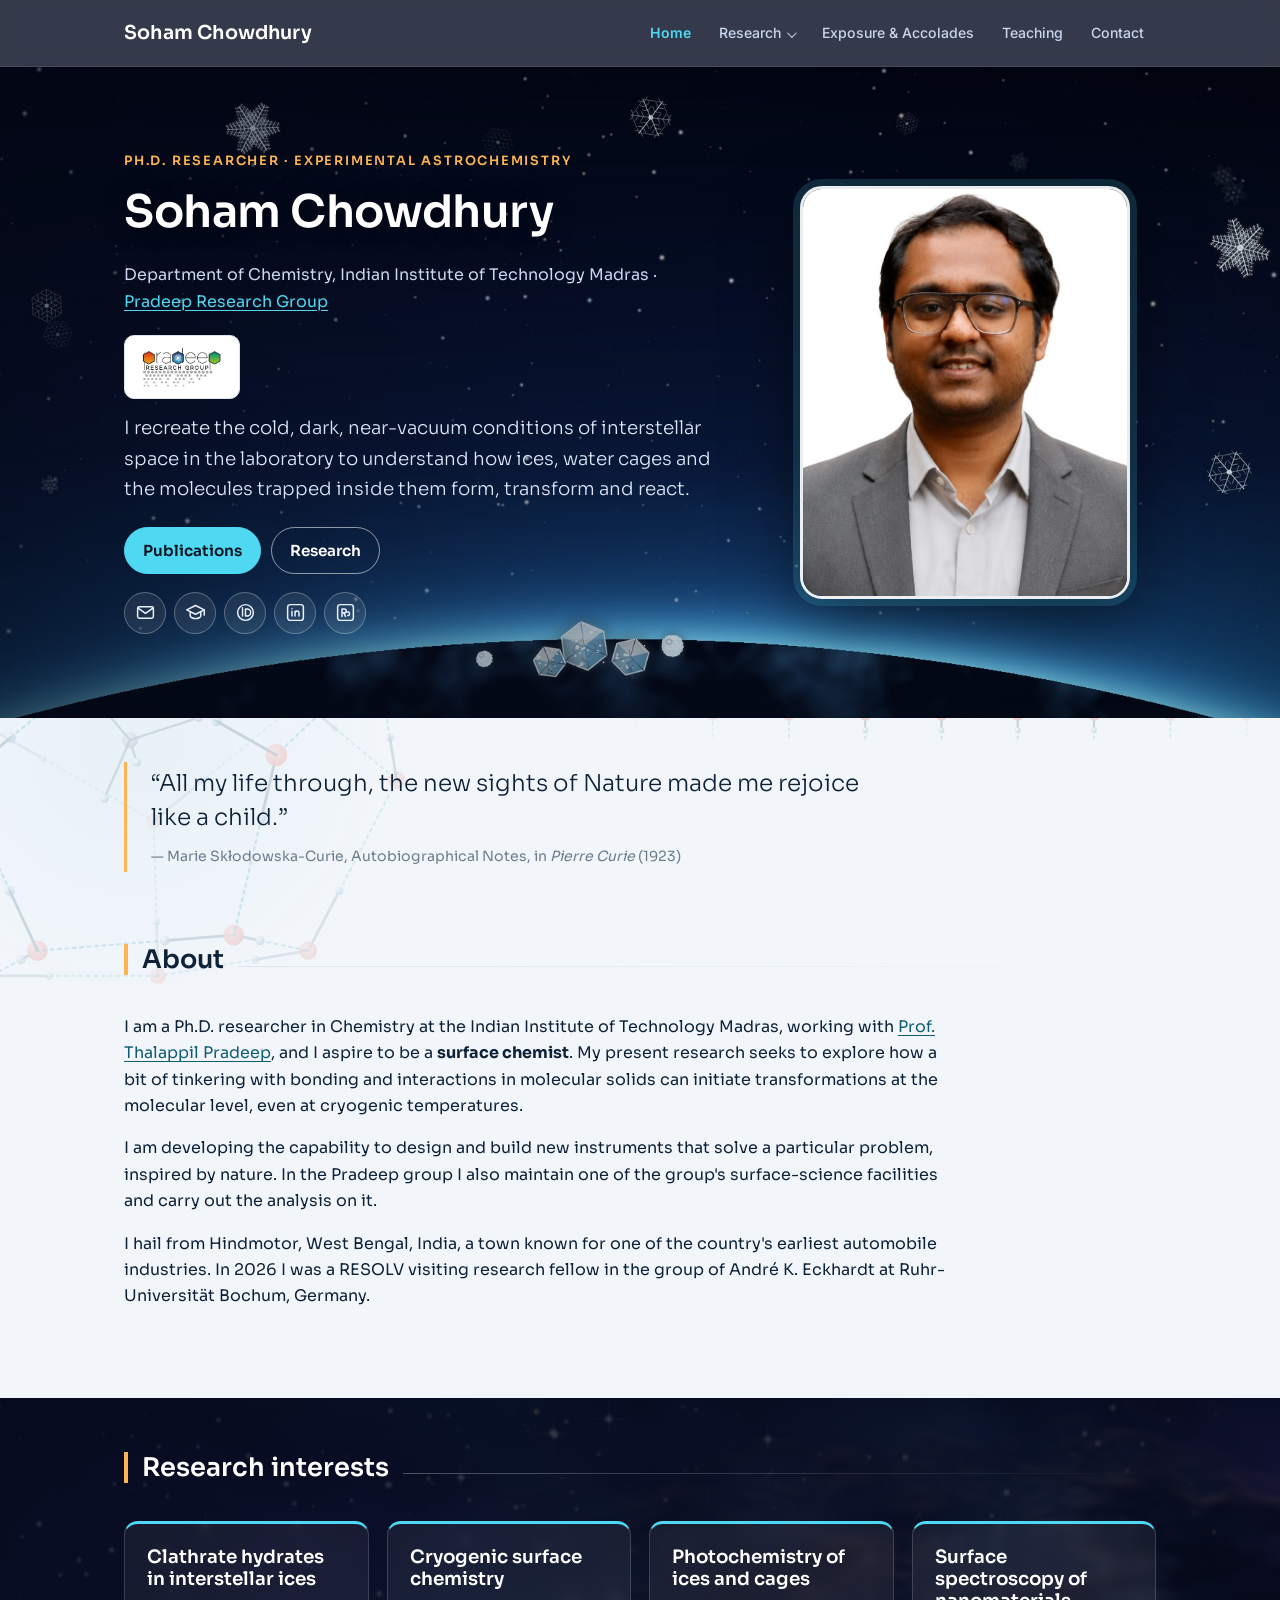
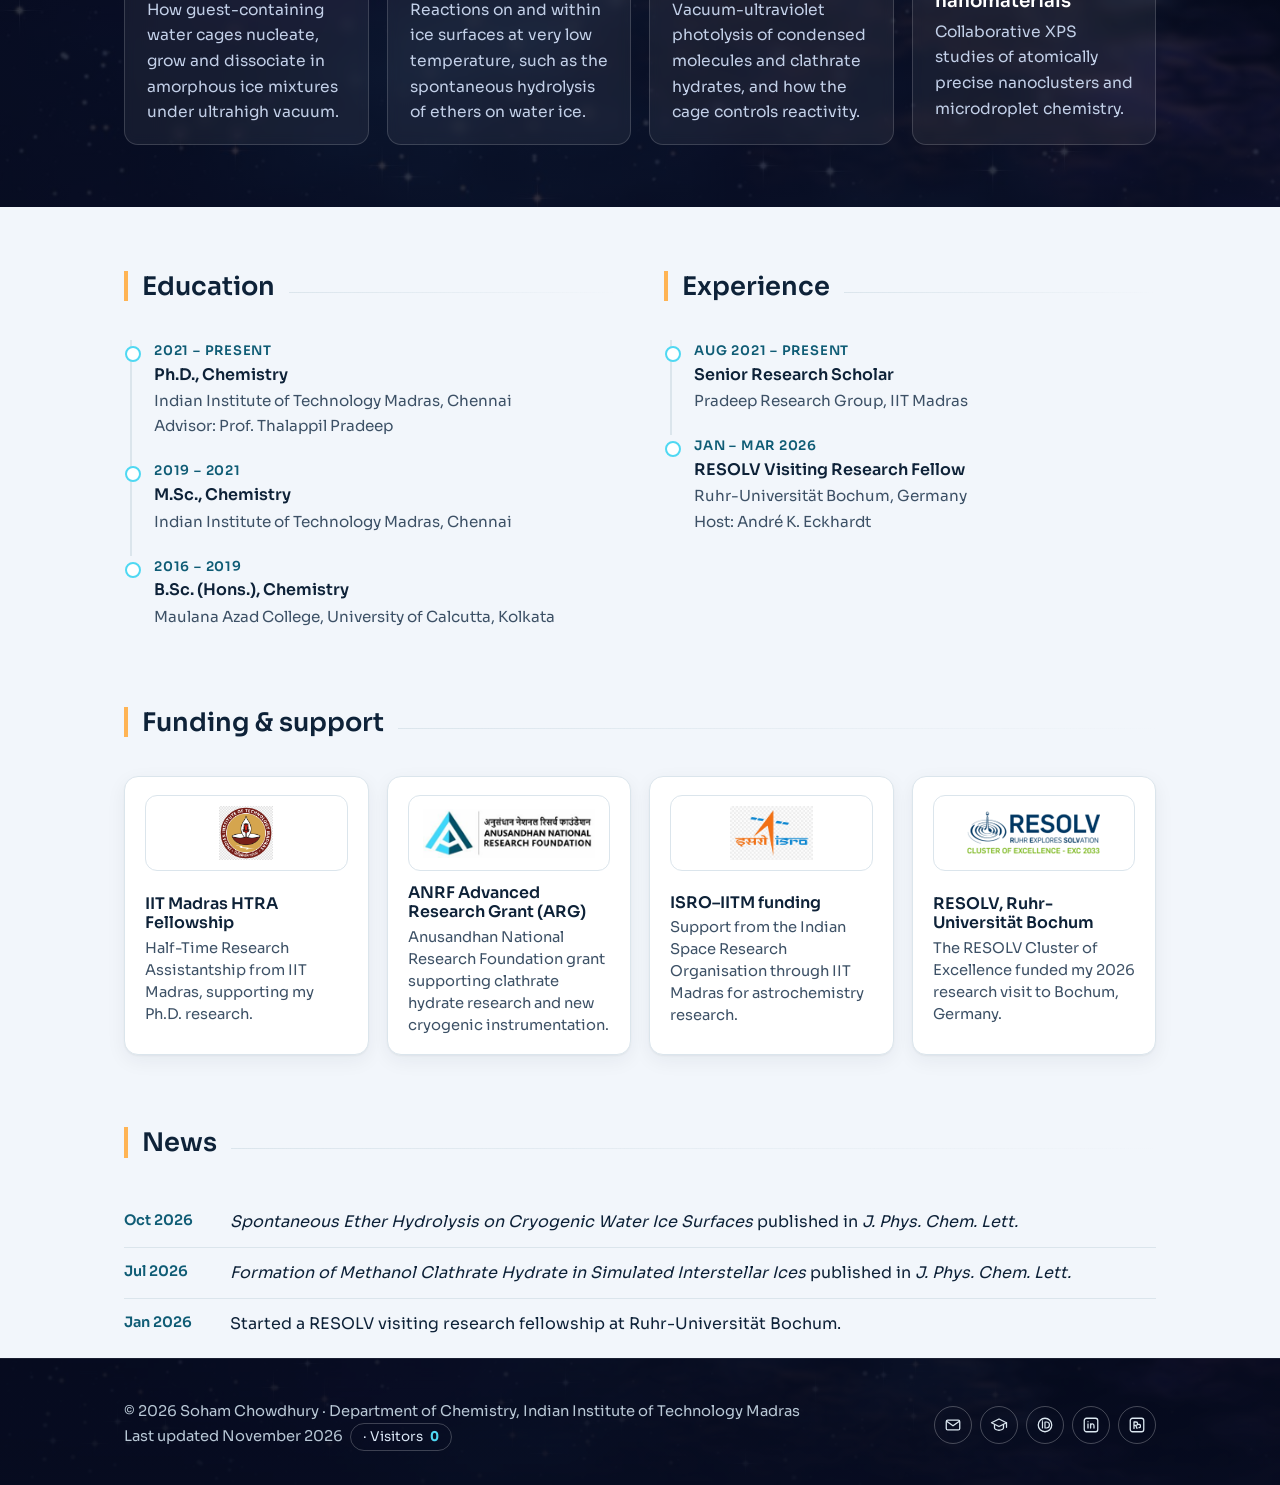
<file: index.html>
<!doctype html>
<html lang="en">
<head>
<meta charset="utf-8">
<meta name="viewport" content="width=device-width, initial-scale=1">
<title>Soham Chowdhury</title>
<meta name="description" content="Soham Chowdhury — Ph.D. researcher in experimental astrochemistry at IIT Madras. Clathrate hydrates, interstellar ices and cryogenic surface chemistry under ultrahigh vacuum.">
<link rel="icon" href="favicon.svg" type="image/svg+xml">
<link rel="preconnect" href="https://fonts.googleapis.com">
<link rel="preconnect" href="https://fonts.gstatic.com" crossorigin>
<link href="https://fonts.googleapis.com/css2?family=Inter:wght@500&family=Sora:wght@300;400;500;600;700&display=swap" rel="stylesheet">
<link rel="stylesheet" href="style.css">
</head>
<body data-page="home">
<div id="header"></div>
<main id="main"></main>
<div id="footer"></div>
<noscript><p style="padding:24px">This site needs JavaScript to display its content.</p></noscript>
<script src="site.js"></script>
<script src="publications.js"></script>
<script src="app.js"></script>
</body>
</html>
</file>
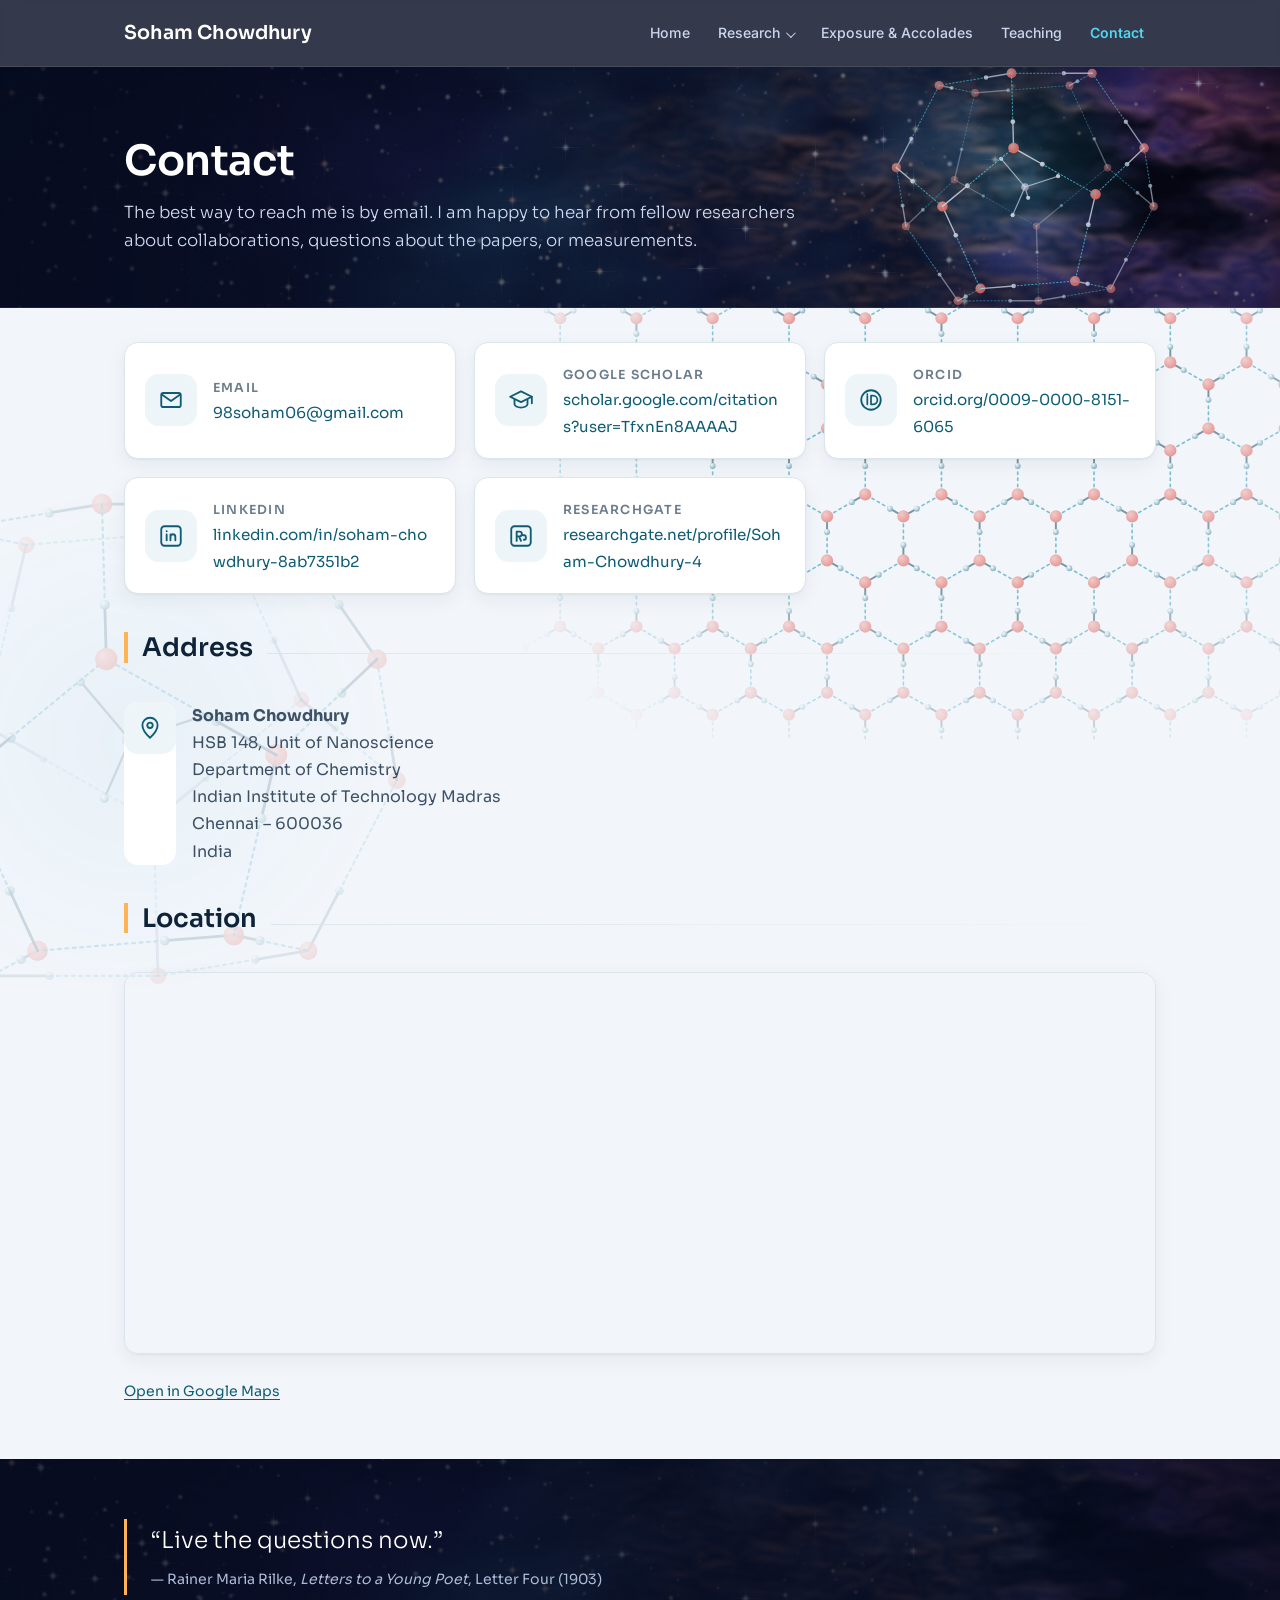
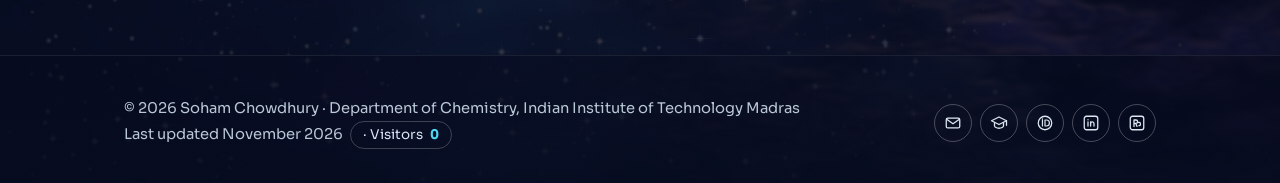
<file: contact.html>
<!doctype html>
<html lang="en">
<head>
<meta charset="utf-8">
<meta name="viewport" content="width=device-width, initial-scale=1">
<title>Contact · Soham Chowdhury</title>
<meta name="description" content="Contact details of Soham Chowdhury.">
<link rel="icon" href="favicon.svg" type="image/svg+xml">
<link rel="preconnect" href="https://fonts.googleapis.com">
<link rel="preconnect" href="https://fonts.gstatic.com" crossorigin>
<link href="https://fonts.googleapis.com/css2?family=Inter:wght@500&family=Sora:wght@300;400;500;600;700&display=swap" rel="stylesheet">
<link rel="stylesheet" href="style.css">
</head>
<body data-page="contact">
<div id="header"></div>
<main id="main"></main>
<div id="footer"></div>
<noscript><p style="padding:24px">This site needs JavaScript to display its content.</p></noscript>
<script src="site.js"></script>
<script src="publications.js"></script>
<script src="app.js"></script>
</body>
</html>
</file>
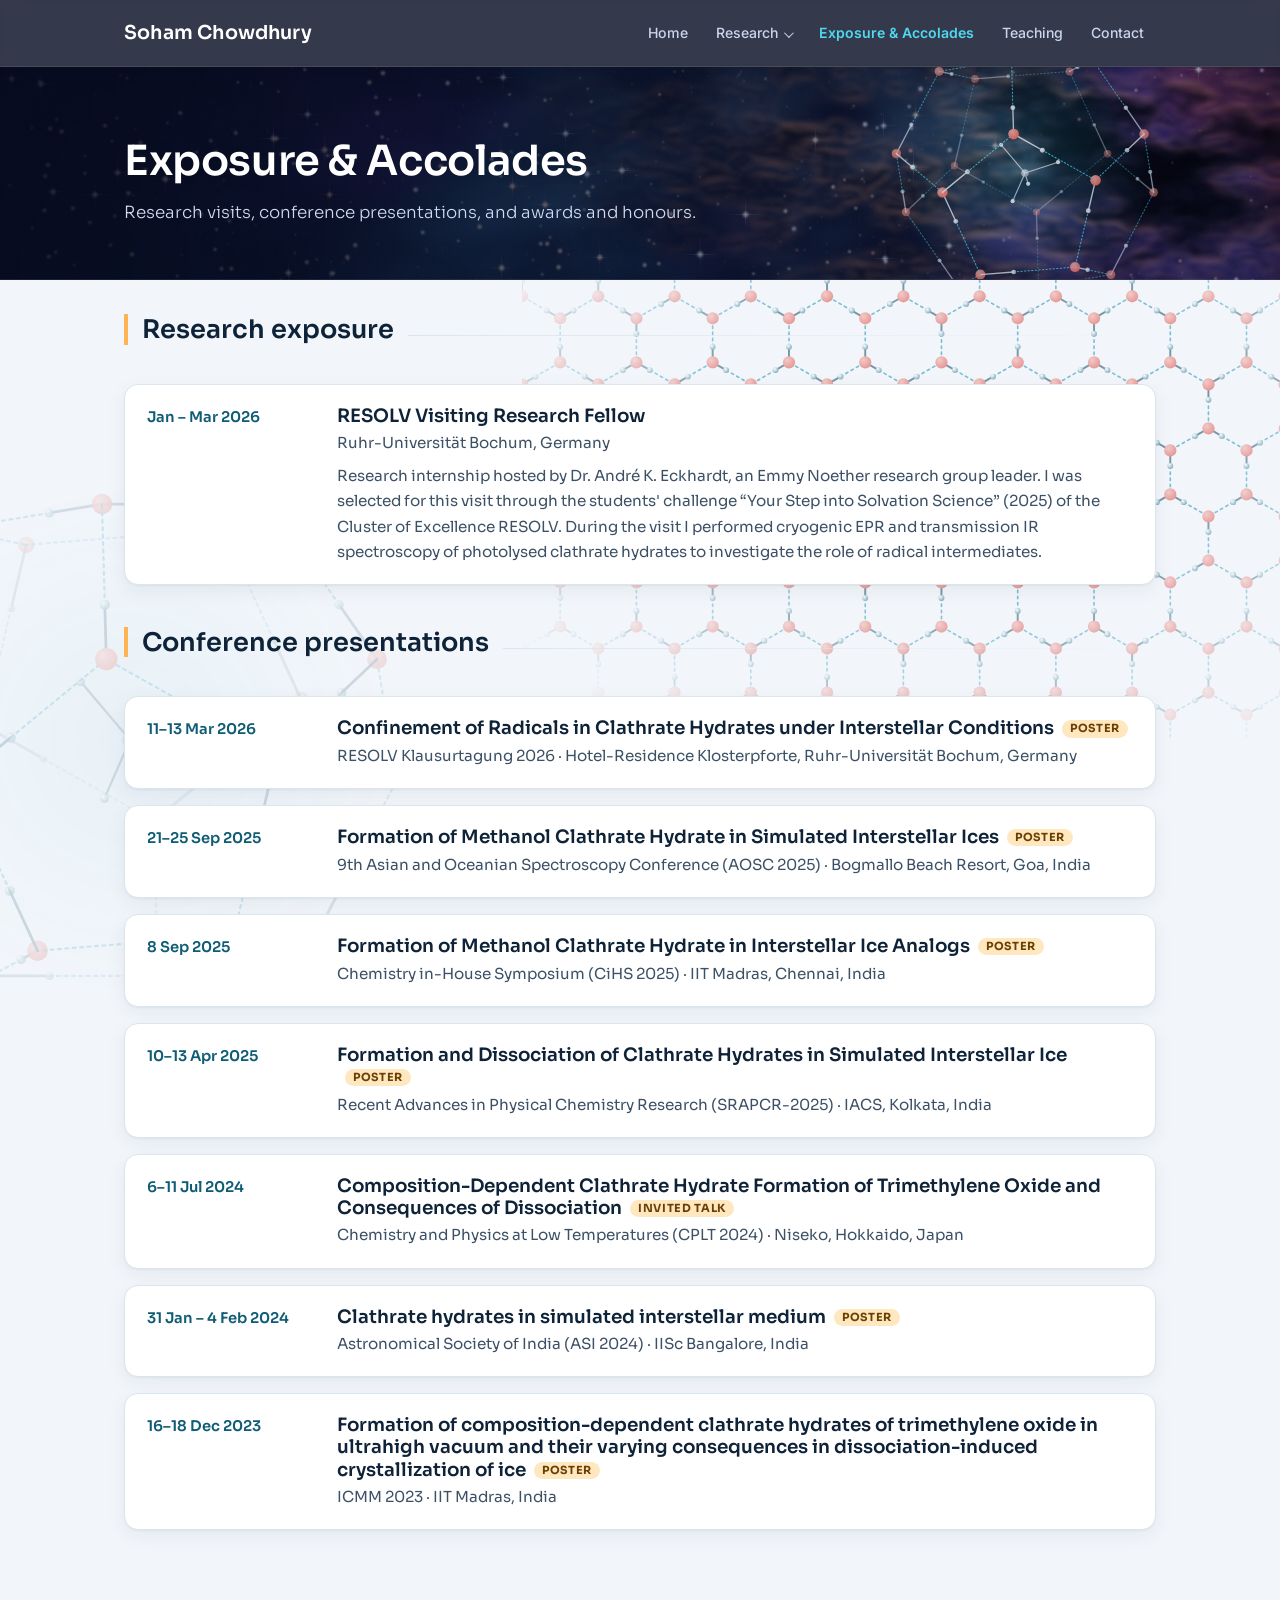
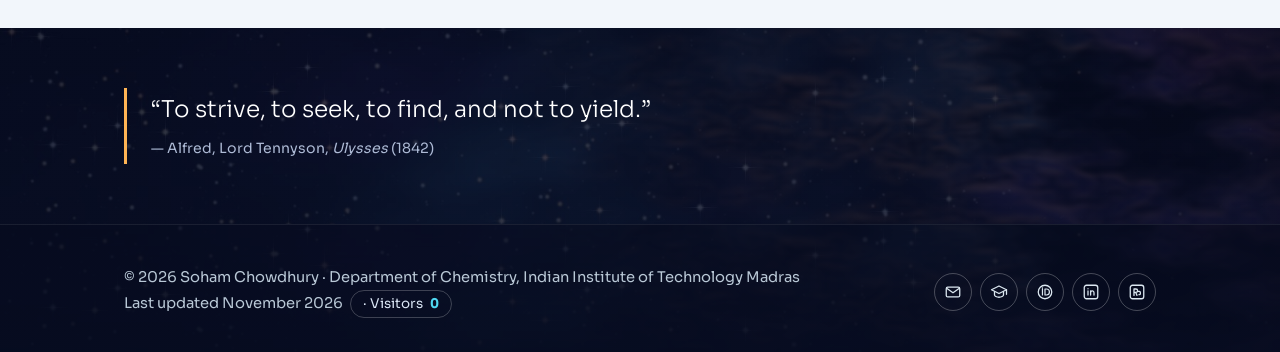
<file: exposure.html>
<!doctype html>
<html lang="en">
<head>
<meta charset="utf-8">
<meta name="viewport" content="width=device-width, initial-scale=1">
<title>Exposure &amp; Accolades · Soham Chowdhury</title>
<meta name="description" content="Research exposure, awards and talks of Soham Chowdhury.">
<link rel="icon" href="favicon.svg" type="image/svg+xml">
<link rel="preconnect" href="https://fonts.googleapis.com">
<link rel="preconnect" href="https://fonts.gstatic.com" crossorigin>
<link href="https://fonts.googleapis.com/css2?family=Inter:wght@500&family=Sora:wght@300;400;500;600;700&display=swap" rel="stylesheet">
<link rel="stylesheet" href="style.css">
</head>
<body data-page="exposure">
<div id="header"></div>
<main id="main"></main>
<div id="footer"></div>
<noscript><p style="padding:24px">This site needs JavaScript to display its content.</p></noscript>
<script src="site.js"></script>
<script src="publications.js"></script>
<script src="app.js"></script>
</body>
</html>
</file>
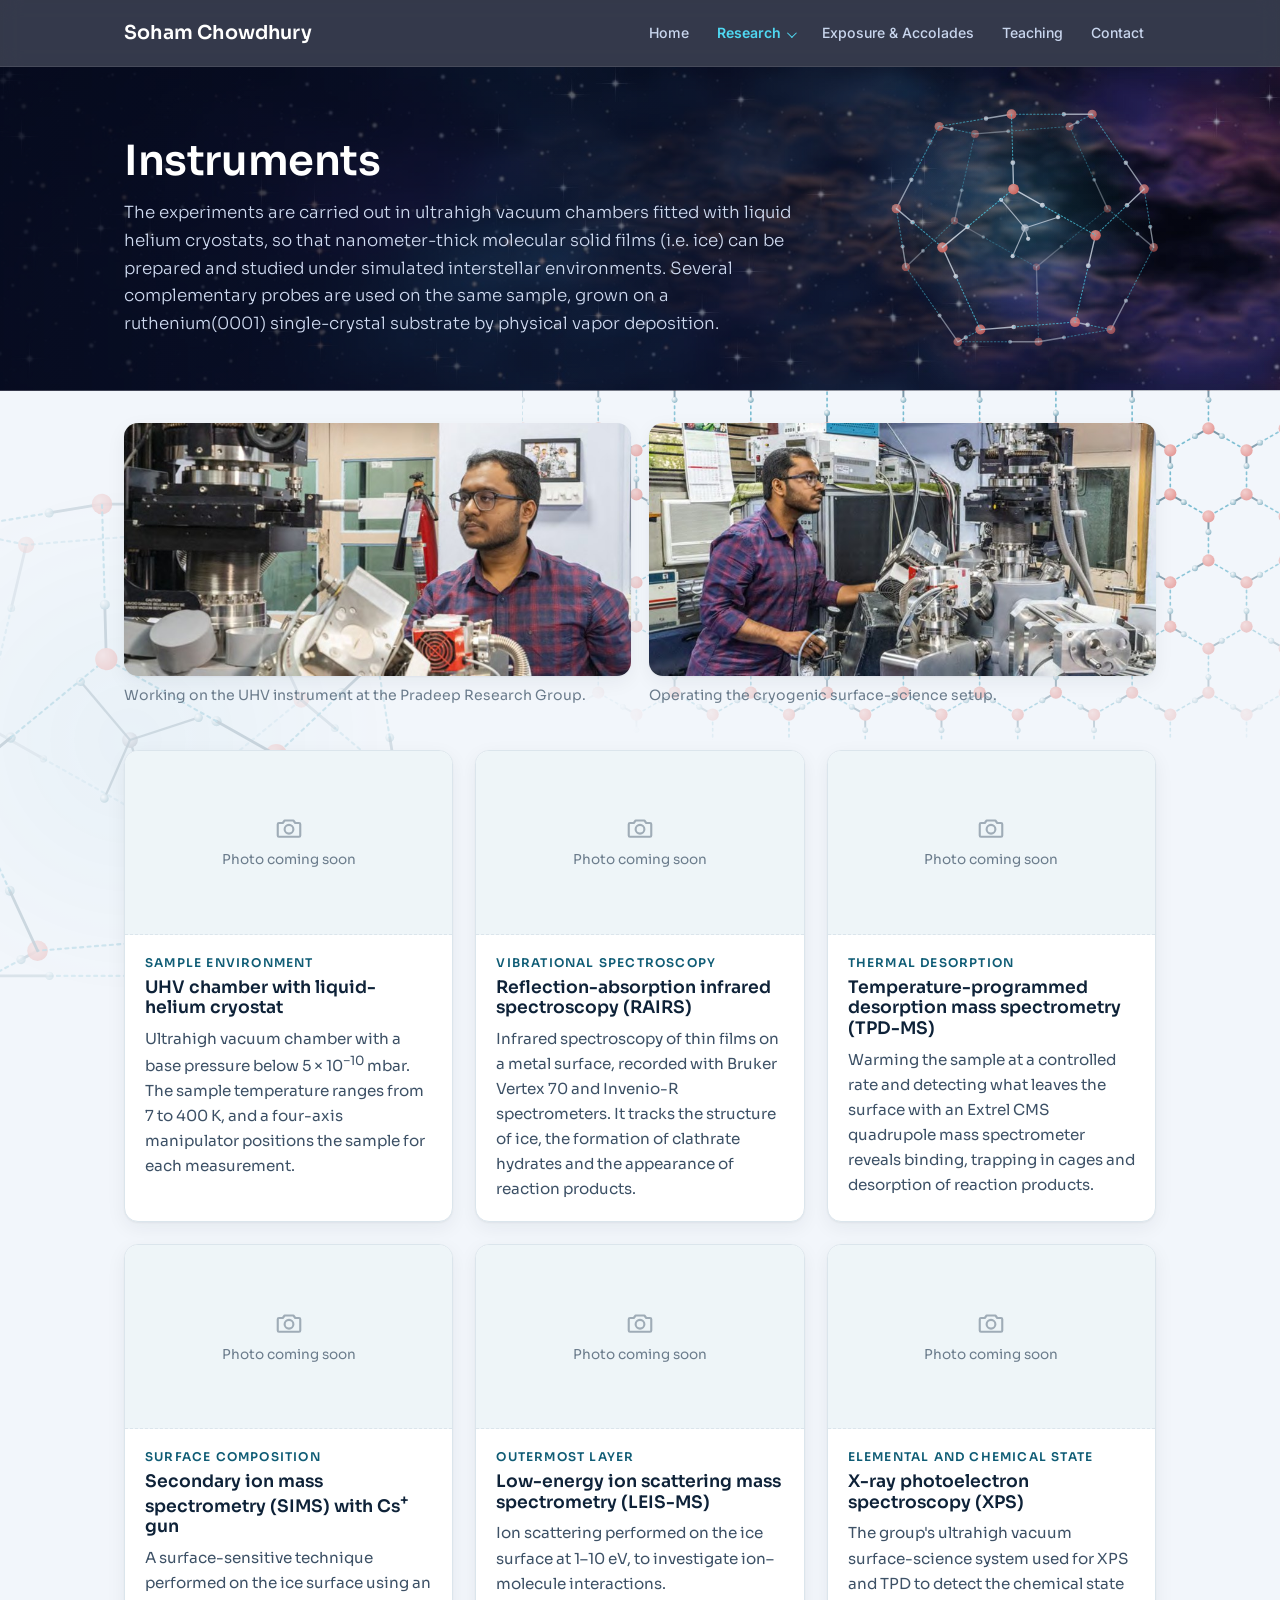
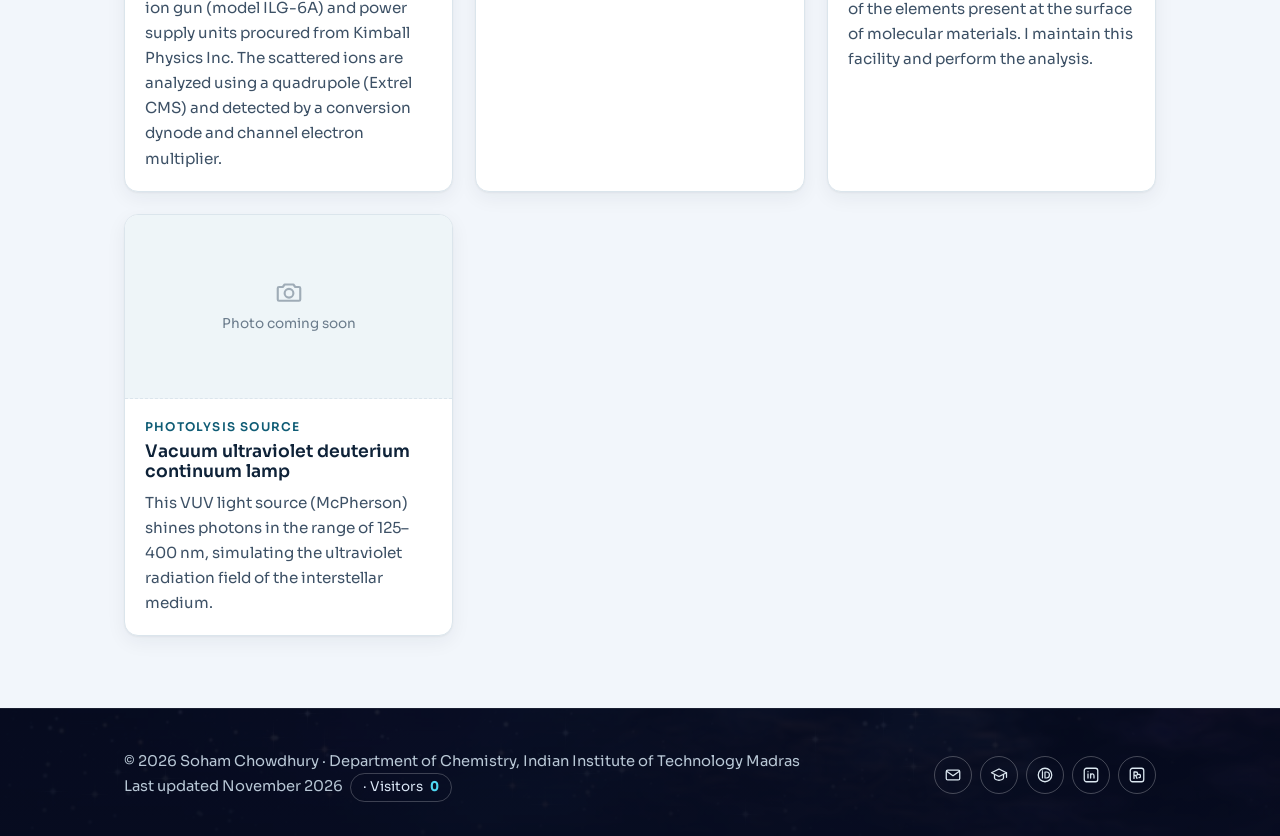
<file: instruments.html>
<!doctype html>
<html lang="en">
<head>
<meta charset="utf-8">
<meta name="viewport" content="width=device-width, initial-scale=1">
<title>Instruments · Soham Chowdhury</title>
<meta name="description" content="Ultrahigh-vacuum cryogenic instruments and surface-science techniques used by Soham Chowdhury.">
<link rel="icon" href="favicon.svg" type="image/svg+xml">
<link rel="preconnect" href="https://fonts.googleapis.com">
<link rel="preconnect" href="https://fonts.gstatic.com" crossorigin>
<link href="https://fonts.googleapis.com/css2?family=Inter:wght@500&family=Sora:wght@300;400;500;600;700&display=swap" rel="stylesheet">
<link rel="stylesheet" href="style.css">
</head>
<body data-page="instruments">
<div id="header"></div>
<main id="main"></main>
<div id="footer"></div>
<noscript><p style="padding:24px">This site needs JavaScript to display its content.</p></noscript>
<script src="site.js"></script>
<script src="publications.js"></script>
<script src="app.js"></script>
</body>
</html>
</file>
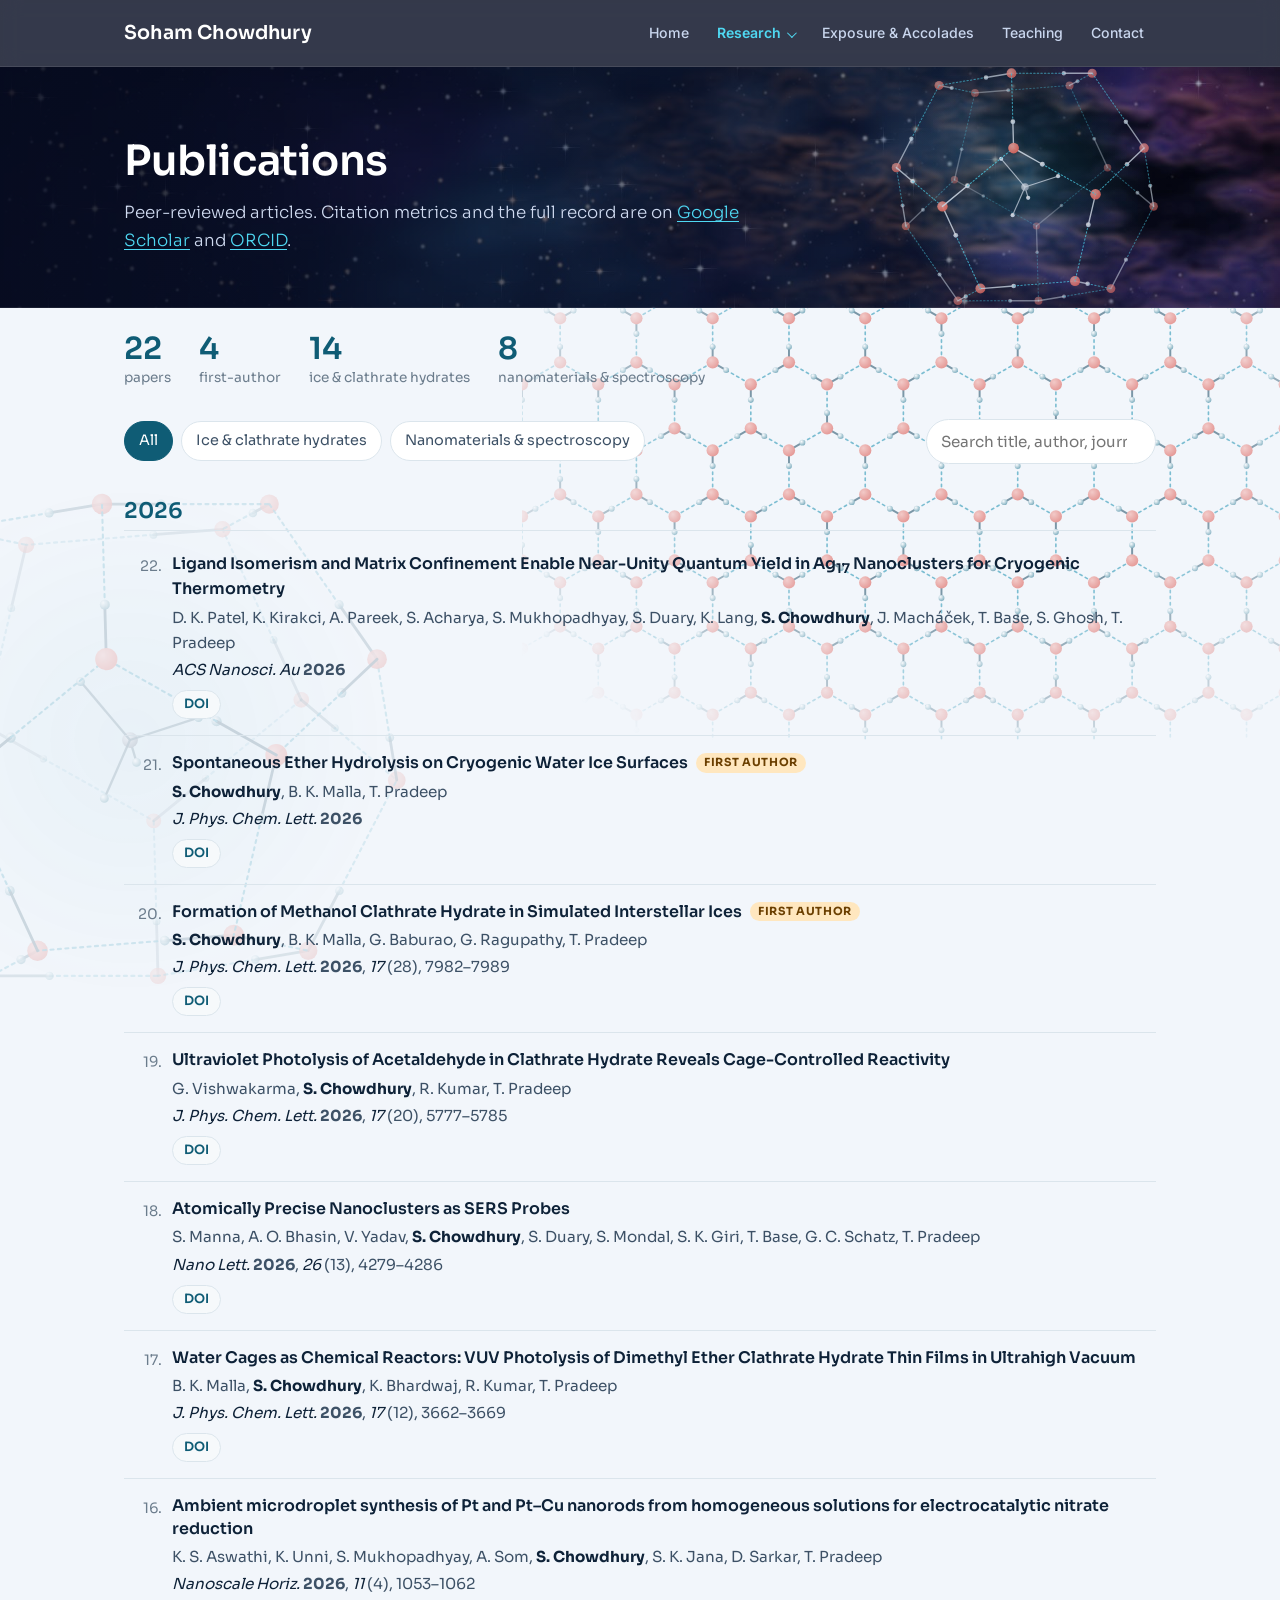
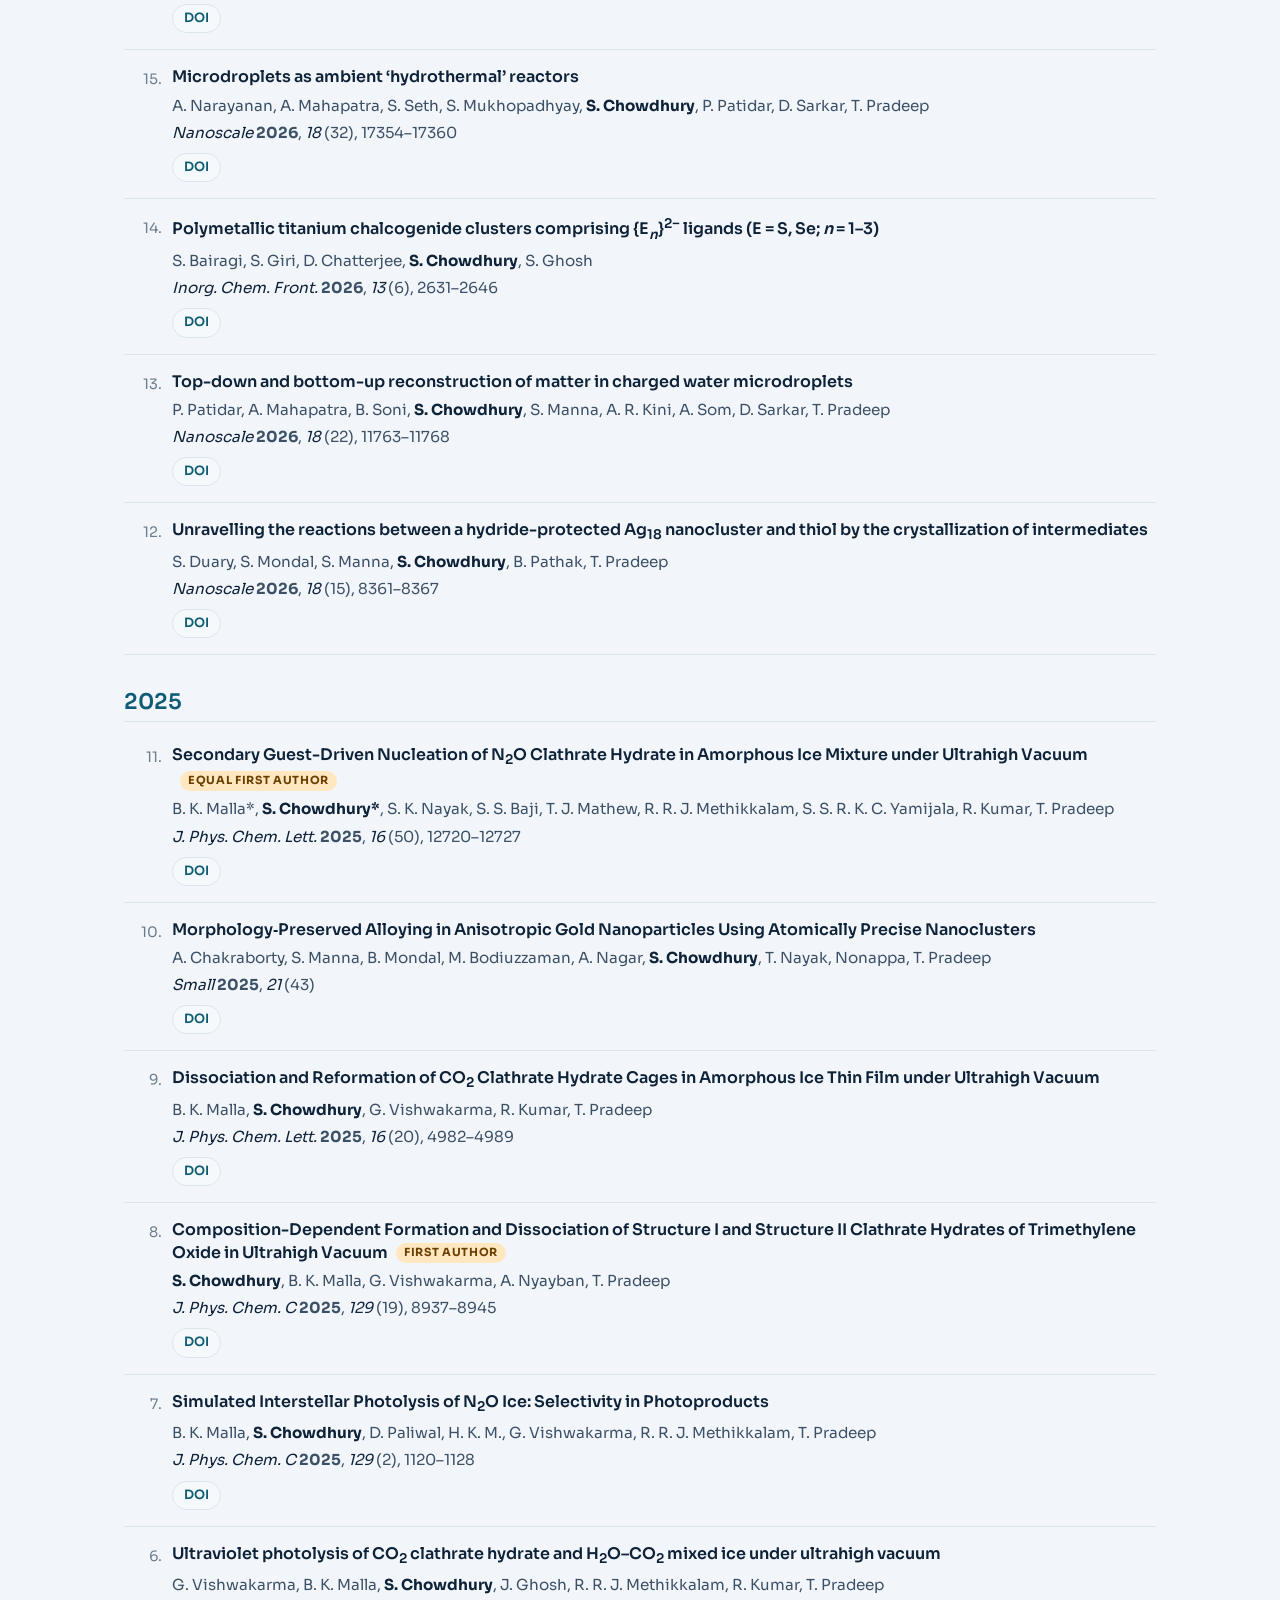
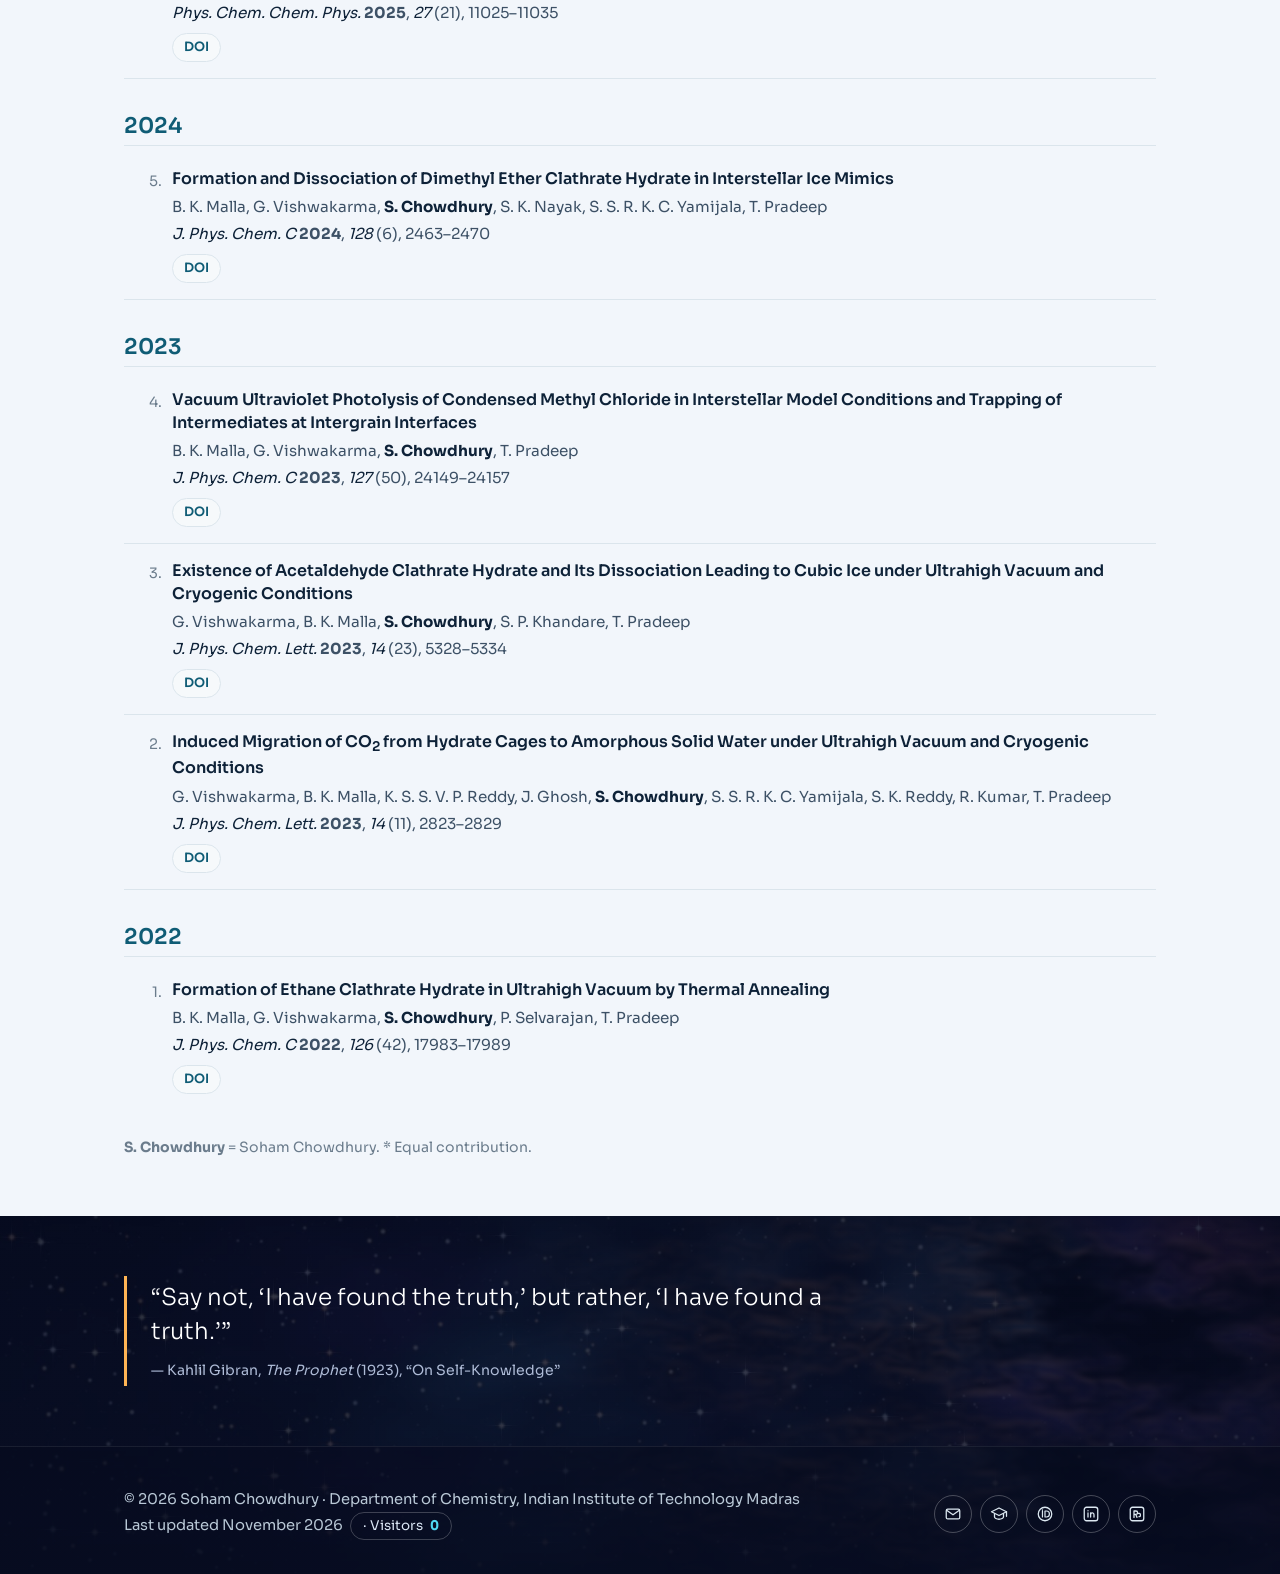
<file: publications.html>
<!doctype html>
<html lang="en">
<head>
<meta charset="utf-8">
<meta name="viewport" content="width=device-width, initial-scale=1">
<title>Publications · Soham Chowdhury</title>
<meta name="description" content="Publications of Soham Chowdhury.">
<link rel="icon" href="favicon.svg" type="image/svg+xml">
<link rel="preconnect" href="https://fonts.googleapis.com">
<link rel="preconnect" href="https://fonts.gstatic.com" crossorigin>
<link href="https://fonts.googleapis.com/css2?family=Inter:wght@500&family=Sora:wght@300;400;500;600;700&display=swap" rel="stylesheet">
<link rel="stylesheet" href="style.css">
</head>
<body data-page="publications">
<div id="header"></div>
<main id="main"></main>
<div id="footer"></div>
<noscript><p style="padding:24px">This site needs JavaScript to display its content.</p></noscript>
<script src="site.js"></script>
<script src="publications.js"></script>
<script src="app.js"></script>
</body>
</html>
</file>
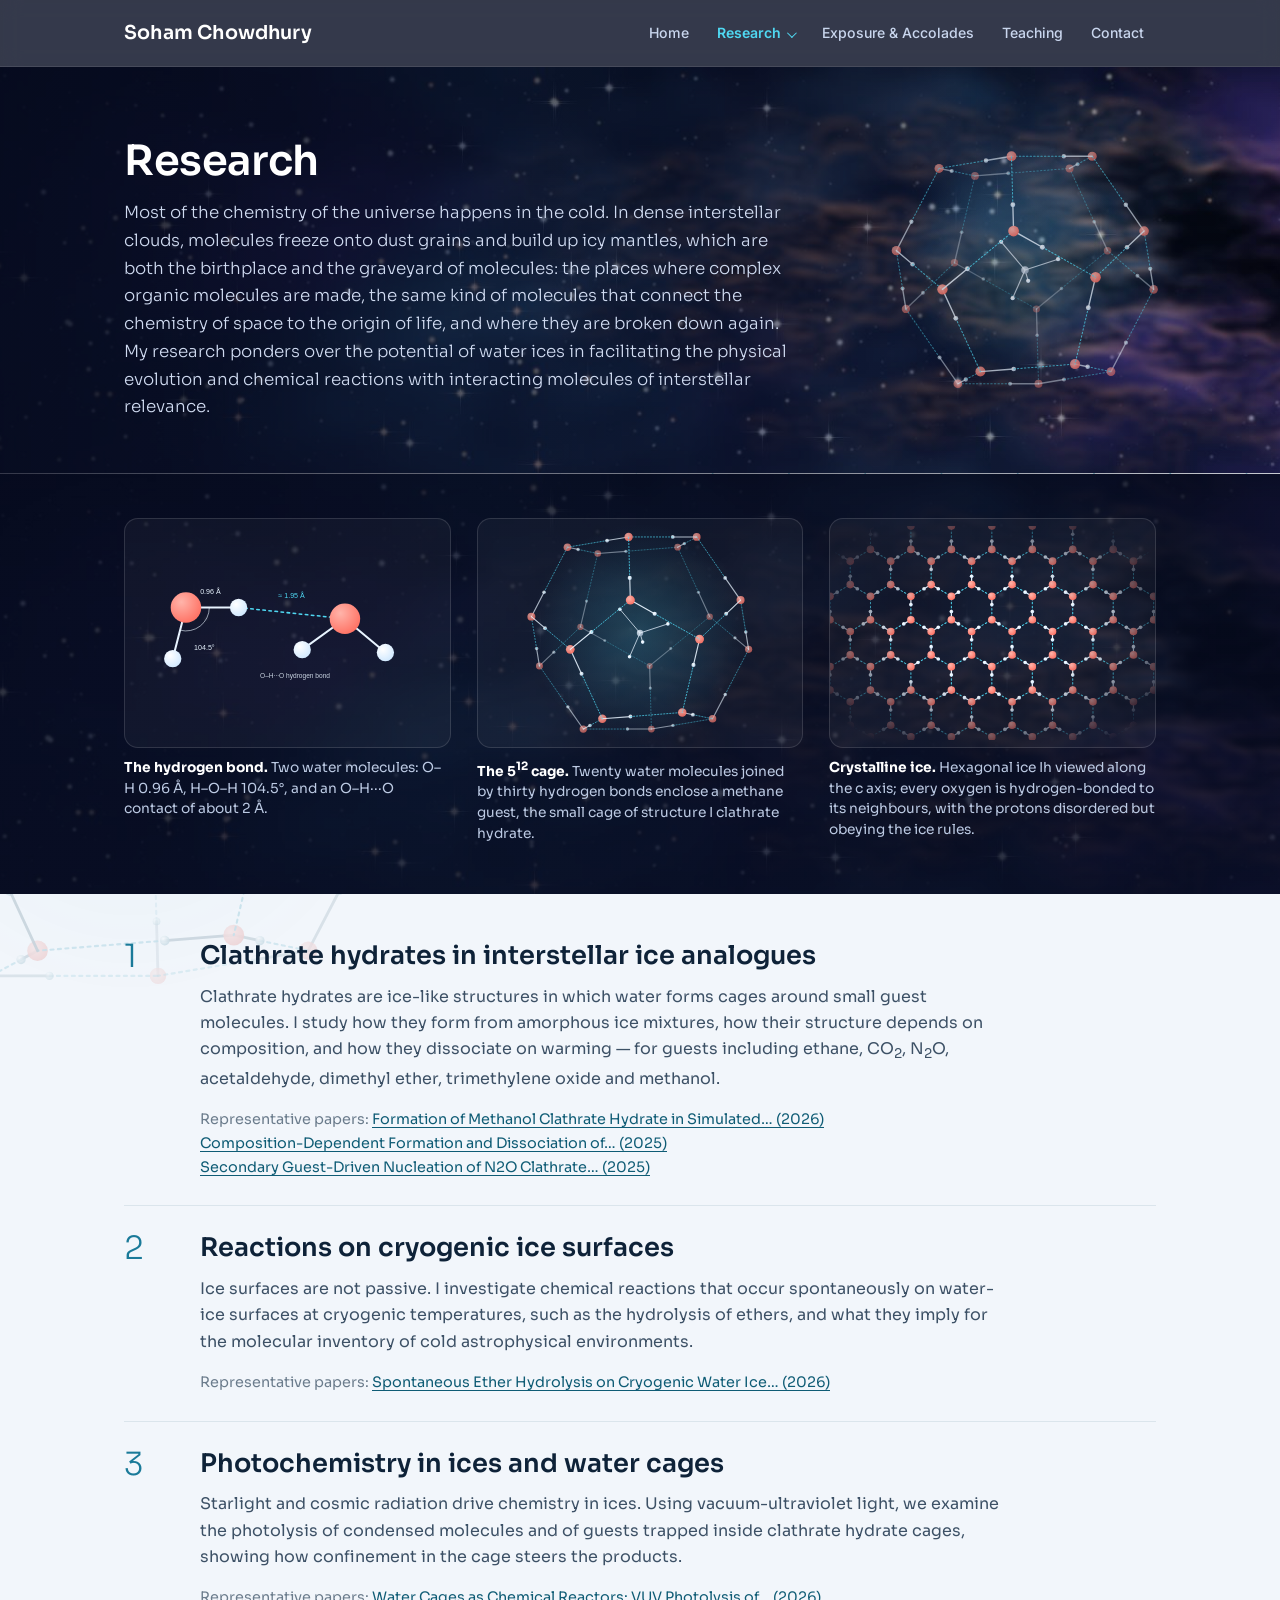
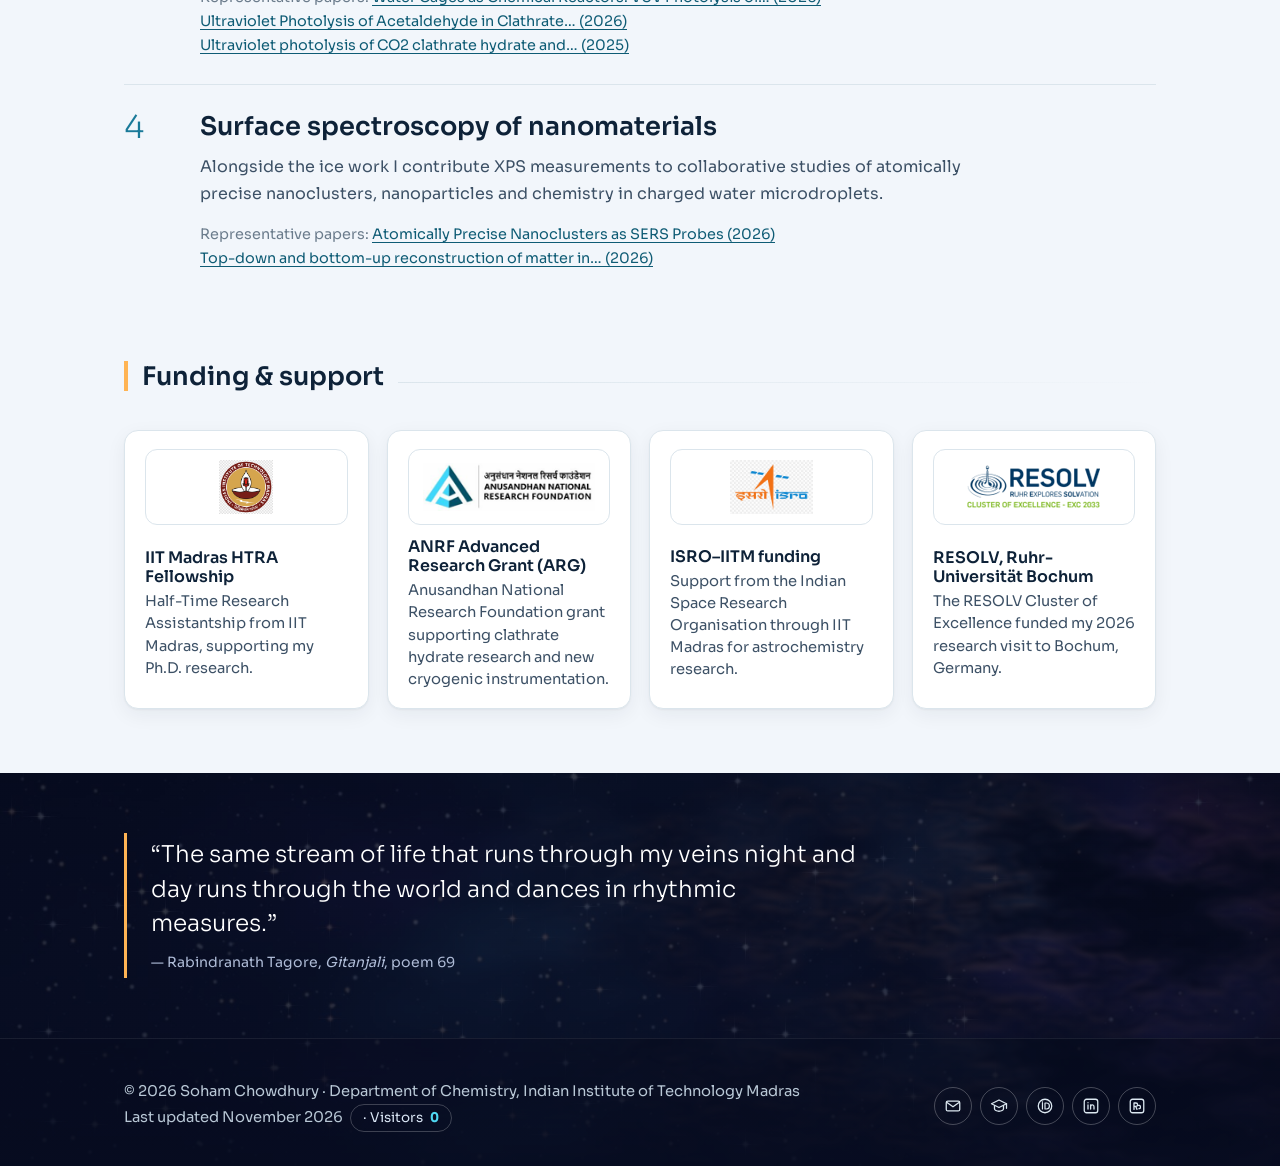
<file: research.html>
<!doctype html>
<html lang="en">
<head>
<meta charset="utf-8">
<meta name="viewport" content="width=device-width, initial-scale=1">
<title>Research · Soham Chowdhury</title>
<meta name="description" content="Research of Soham Chowdhury: clathrate hydrates, interstellar ice chemistry and cryogenic surface science.">
<link rel="icon" href="favicon.svg" type="image/svg+xml">
<link rel="preconnect" href="https://fonts.googleapis.com">
<link rel="preconnect" href="https://fonts.gstatic.com" crossorigin>
<link href="https://fonts.googleapis.com/css2?family=Inter:wght@500&family=Sora:wght@300;400;500;600;700&display=swap" rel="stylesheet">
<link rel="stylesheet" href="style.css">
</head>
<body data-page="research">
<div id="header"></div>
<main id="main"></main>
<div id="footer"></div>
<noscript><p style="padding:24px">This site needs JavaScript to display its content.</p></noscript>
<script src="site.js"></script>
<script src="publications.js"></script>
<script src="app.js"></script>
</body>
</html>
</file>
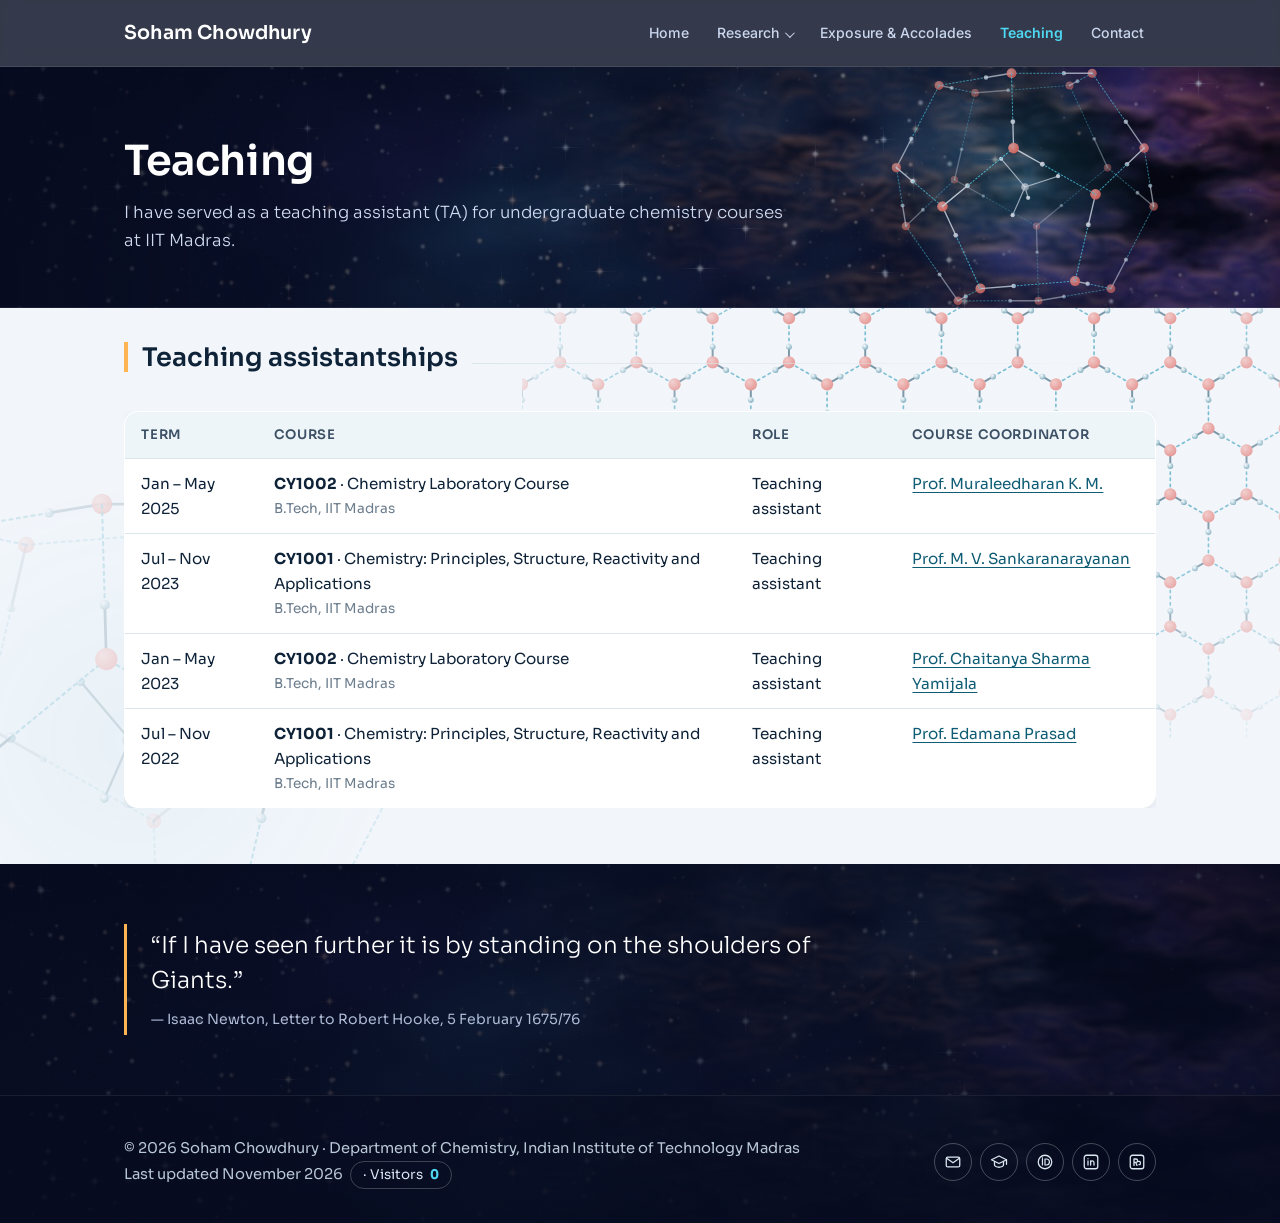
<file: teaching.html>
<!doctype html>
<html lang="en">
<head>
<meta charset="utf-8">
<meta name="viewport" content="width=device-width, initial-scale=1">
<title>Teaching · Soham Chowdhury</title>
<meta name="description" content="Courses taken and teaching of Soham Chowdhury.">
<link rel="icon" href="favicon.svg" type="image/svg+xml">
<link rel="preconnect" href="https://fonts.googleapis.com">
<link rel="preconnect" href="https://fonts.gstatic.com" crossorigin>
<link href="https://fonts.googleapis.com/css2?family=Inter:wght@500&family=Sora:wght@300;400;500;600;700&display=swap" rel="stylesheet">
<link rel="stylesheet" href="style.css">
</head>
<body data-page="teaching">
<div id="header"></div>
<main id="main"></main>
<div id="footer"></div>
<noscript><p style="padding:24px">This site needs JavaScript to display its content.</p></noscript>
<script src="site.js"></script>
<script src="publications.js"></script>
<script src="app.js"></script>
</body>
</html>
</file>
<file: style.css>
/* ------------------------------------------------------------------
   Soham Chowdhury — academic site
   Colours and fonts can be changed in the :root block below.
------------------------------------------------------------------- */
:root {
  --ink: #0e2238;
  --ink-soft: #3d5166;
  --muted: #6b7c8c;
  --accent: #1a7a99;
  --accent-dark: #0f5c75;
  --tint: #eef5f8;
  --tint-2: #f6f9fb;
  --line: #dbe5ec;
  --bg: #ffffff;
  --radius: 14px;
  --shadow: 0 1px 2px rgba(14, 34, 56, .05), 0 6px 20px rgba(14, 34, 56, .06);
  --serif: "Sora", -apple-system, BlinkMacSystemFont, "Segoe UI", Roboto, "Helvetica Neue", sans-serif;
  --sans: "Sora", -apple-system, BlinkMacSystemFont, "Segoe UI", Roboto, "Helvetica Neue", sans-serif;
  --maxw: 1080px;
}

* { box-sizing: border-box; }
html { scroll-behavior: smooth; }
body {
  margin: 0;
  font-family: var(--sans);
  font-size: 16px;
  line-height: 1.65;
  color: var(--ink);
  background: var(--bg);
  -webkit-font-smoothing: antialiased;
}
img { max-width: 100%; display: block; }
a { color: var(--accent-dark); text-decoration-thickness: 1px; text-underline-offset: 3px; }
a:hover { color: var(--accent); }
h1, h2, h3 { font-family: var(--serif); font-weight: 600; line-height: 1.2; margin: 0 0 .5em; color: var(--ink); }
h1 { font-size: clamp(2rem, 4.4vw, 2.8rem); letter-spacing: -.01em; }
h2 { font-size: 1.6rem; }
h3 { font-size: 1.15rem; }
p { margin: 0 0 1em; }
.wrap { max-width: var(--maxw); margin: 0 auto; padding: 0 24px; }
.skip { position: absolute; left: -999px; }
.skip:focus { left: 12px; top: 12px; background: #fff; padding: 8px 12px; z-index: 100; }

/* ---------- header ---------- */
.site-header {
  position: sticky; top: 0; z-index: 50;
  background: rgba(255, 255, 255, .88);
  backdrop-filter: saturate(1.4) blur(10px);
  -webkit-backdrop-filter: saturate(1.4) blur(10px);
  border-bottom: 1px solid var(--line);
}
.site-header .wrap { display: flex; align-items: center; justify-content: space-between; height: 66px; }
.brand { font-family: var(--serif); font-weight: 600; font-size: 1.2rem; color: var(--ink); text-decoration: none; letter-spacing: .01em; }
.brand:hover { color: var(--accent-dark); }
.nav { display: flex; align-items: center; gap: 4px; }
.nav a, .nav button.drop-btn {
  font: inherit; font-size: .95rem; color: var(--ink-soft);
  text-decoration: none; background: none; border: 0; cursor: pointer;
  padding: 8px 12px; border-radius: 8px;
}
.nav a:hover, .nav button.drop-btn:hover { background: var(--tint); color: var(--ink); }
.nav a.active, .nav .has-drop.active > button.drop-btn { color: var(--accent-dark); font-weight: 600; }
.has-drop { position: relative; }
.drop-btn::after { content: ""; display: inline-block; margin-left: 6px; width: 6px; height: 6px; border: solid currentColor; border-width: 0 1.5px 1.5px 0; transform: rotate(45deg) translateY(-2px); }
.drop-menu {
  display: none; position: absolute; top: 100%; left: 0; min-width: 190px; padding: 6px;
  background: #fff; border: 1px solid var(--line); border-radius: 12px; box-shadow: var(--shadow);
}
.has-drop:hover .drop-menu, .has-drop.open .drop-menu, .has-drop:focus-within .drop-menu { display: block; }
.drop-menu a { display: block; }
.menu-toggle { display: none; }

@media (max-width: 860px) {
  .menu-toggle { display: inline-flex; align-items: center; gap: 8px; font: inherit; background: none; border: 1px solid var(--line); border-radius: 8px; padding: 7px 12px; cursor: pointer; color: var(--ink); }
  .nav { display: none; position: absolute; top: 66px; left: 0; right: 0; flex-direction: column; align-items: stretch; background: #fff; border-bottom: 1px solid var(--line); padding: 10px 16px 16px; gap: 0; }
  .nav.open { display: flex; }
  .nav a, .nav button.drop-btn { padding: 11px 8px; text-align: left; width: 100%; }
  .drop-menu { position: static; display: block; border: 0; box-shadow: none; padding: 0 0 0 14px; }
  .drop-btn::after { display: none; }
}

/* ---------- hero ---------- */
.hero {
  position: relative; overflow: hidden;
  background:
    linear-gradient(180deg, rgba(238,245,248,.95), rgba(255,255,255,.97)),
    url("hex.svg");
  border-bottom: 1px solid var(--line);
}
.hero::before {
  content: ""; position: absolute; inset: 0; opacity: .5; pointer-events: none;
  background: url("hex.svg") center / 220px;
  -webkit-mask-image: linear-gradient(90deg, transparent 20%, #000 100%);
  mask-image: linear-gradient(90deg, transparent 20%, #000 100%);
}
.hero .wrap { position: relative; display: grid; grid-template-columns: 1.55fr 1fr; gap: 56px; align-items: center; padding-top: 72px; padding-bottom: 72px; }
.eyebrow { font-size: .8rem; letter-spacing: .14em; text-transform: uppercase; color: var(--accent-dark); font-weight: 600; margin-bottom: 14px; }
.hero .affil { color: var(--ink-soft); margin-bottom: 18px; }
.hero .lead { font-size: 1.15rem; color: var(--ink-soft); max-width: 36em; }
.portrait { justify-self: center; width: 100%; max-width: 330px; }
.portrait img { width: 100%; aspect-ratio: 4 / 5; object-fit: cover; object-position: top; border-radius: 22px; box-shadow: var(--shadow); border: 6px solid #fff; }
.open-to-work { display: inline-flex; gap: 10px; align-items: center; margin-top: 18px; padding: 9px 14px; background: #fff; border: 1px solid var(--line); border-left: 3px solid var(--accent); border-radius: 10px; font-size: .95rem; color: var(--ink-soft); }

@media (max-width: 860px) {
  .hero .wrap { grid-template-columns: 1fr; gap: 32px; padding-top: 40px; padding-bottom: 48px; }
  .portrait { order: -1; max-width: 220px; }
}

/* ---------- buttons & icon row ---------- */
.btn-row { display: flex; flex-wrap: wrap; gap: 10px; margin: 22px 0 18px; }
.btn { display: inline-flex; align-items: center; gap: 8px; padding: 10px 18px; border-radius: 999px; font-size: .95rem; font-weight: 600; text-decoration: none; border: 1px solid var(--accent-dark); }
.btn.primary { background: var(--accent-dark); color: #fff; }
.btn.primary:hover { background: var(--ink); border-color: var(--ink); color: #fff; }
.btn.ghost { color: var(--accent-dark); background: #fff; }
.btn.ghost:hover { background: var(--tint); }
.icon-row { display: flex; flex-wrap: wrap; gap: 8px; }
.icon-link { display: inline-flex; width: 42px; height: 42px; align-items: center; justify-content: center; border-radius: 50%; background: #fff; border: 1px solid var(--line); color: var(--ink-soft); transition: .15s; }
.icon-link:hover { color: #fff; background: var(--accent-dark); border-color: var(--accent-dark); }
.icon { width: 21px; height: 21px; display: block; }

/* ---------- sections ---------- */
section.block { padding: 64px 0 8px; }
.page-head { padding: 56px 0 16px; border-bottom: 1px solid var(--line); background: var(--tint-2); }
.page-head h1 { font-size: clamp(1.9rem, 4vw, 2.6rem); margin-bottom: .3em; }
.page-head p { color: var(--ink-soft); max-width: 46em; margin: 0 0 18px; font-size: 1.05rem; }
.section-title { display: flex; align-items: center; gap: 14px; margin-bottom: 26px; }
.section-title::after { content: ""; flex: 1; height: 1px; background: var(--line); }
main > .wrap:last-child { padding-bottom: 72px; }
.two-col { display: grid; grid-template-columns: 1fr 1fr; gap: 48px; }
@media (max-width: 860px) { .two-col { grid-template-columns: 1fr; gap: 8px; } }
.bio p { max-width: 52em; }

.cards { display: grid; grid-template-columns: repeat(auto-fill, minmax(240px, 1fr)); gap: 18px; }
.card {
  background: #fff; border: 1px solid var(--line); border-radius: var(--radius);
  padding: 22px 22px 18px; box-shadow: var(--shadow);
}
.card h3 { margin-bottom: .4em; }
.card p { color: var(--ink-soft); font-size: .97rem; margin: 0; }
.card.accent-top { border-top: 3px solid var(--accent); }

.timeline { list-style: none; margin: 0; padding: 0; }
.timeline li { position: relative; padding: 0 0 22px 22px; border-left: 2px solid var(--line); margin-left: 6px; }
.timeline li::before { content: ""; position: absolute; left: -7px; top: 6px; width: 12px; height: 12px; background: #fff; border: 2px solid var(--accent); border-radius: 50%; }
.timeline li:last-child { border-left-color: transparent; padding-bottom: 6px; }
.timeline .when { font-size: .82rem; letter-spacing: .06em; text-transform: uppercase; color: var(--accent-dark); font-weight: 600; }
.timeline .what { font-weight: 600; }
.timeline .where, .timeline .note { color: var(--ink-soft); font-size: .95rem; }

.news { list-style: none; padding: 0; margin: 0; }
.news li { display: grid; grid-template-columns: 90px 1fr; gap: 16px; padding: 12px 0; border-bottom: 1px solid var(--line); }
.news li:last-child { border-bottom: 0; }
.news .date { color: var(--accent-dark); font-weight: 600; font-size: .9rem; }
@media (max-width: 560px) { .news li { grid-template-columns: 1fr; gap: 2px; } }

/* ---------- research ---------- */
.theme { display: grid; grid-template-columns: 56px 1fr; gap: 20px; padding: 26px 0; border-bottom: 1px solid var(--line); }
.theme:last-child { border-bottom: 0; }
.theme .num { font-family: var(--serif); font-size: 2rem; color: var(--accent); line-height: 1; }
.theme p { color: var(--ink-soft); max-width: 50em; }
.related { font-size: .9rem; color: var(--muted); }
.related a { margin-right: 10px; }

/* ---------- instruments ---------- */
.photo-pair { display: grid; grid-template-columns: 1fr 1fr; gap: 18px; margin: 32px 0 8px; }
.photo-pair figure { margin: 0; }
.photo-pair img { width: 100%; aspect-ratio: 2 / 1; object-fit: cover; border-radius: var(--radius); box-shadow: var(--shadow); }
figcaption { font-size: .88rem; color: var(--muted); margin-top: 8px; }
@media (max-width: 700px) { .photo-pair { grid-template-columns: 1fr; } }
.inst-grid { display: grid; grid-template-columns: repeat(auto-fill, minmax(320px, 1fr)); gap: 22px; }
.inst { background: #fff; border: 1px solid var(--line); border-radius: var(--radius); overflow: hidden; box-shadow: var(--shadow); display: flex; flex-direction: column; }
.inst .ph { aspect-ratio: 16 / 9; background: var(--tint); display: flex; align-items: center; justify-content: center; flex-direction: column; gap: 6px; color: var(--muted); font-size: .85rem; border-bottom: 1px dashed var(--line); }
.inst .ph svg { width: 30px; height: 30px; opacity: .6; }
.inst img.shot { width: 100%; aspect-ratio: 16 / 9; object-fit: cover; }
.inst .body { padding: 18px 20px 20px; }
.inst .tag { font-size: .75rem; letter-spacing: .1em; text-transform: uppercase; color: var(--accent-dark); font-weight: 600; margin-bottom: 4px; }
.inst h3 { font-size: 1.08rem; margin-bottom: .45em; }
.inst p { color: var(--ink-soft); font-size: .95rem; margin: 0; }

/* ---------- publications ---------- */
.stats { display: flex; flex-wrap: wrap; gap: 28px; margin: 6px 0 10px; }
.stat b { display: block; font-family: var(--serif); font-size: 1.9rem; line-height: 1; color: var(--accent-dark); }
.stat span { font-size: .85rem; color: var(--muted); }
.toolbar { display: flex; flex-wrap: wrap; gap: 12px; align-items: center; justify-content: space-between; margin: 28px 0 8px; }
.filters { display: flex; flex-wrap: wrap; gap: 8px; }
.chip { font: inherit; font-size: .9rem; padding: 7px 14px; border-radius: 999px; border: 1px solid var(--line); background: #fff; color: var(--ink-soft); cursor: pointer; }
.chip:hover { background: var(--tint); }
.chip.on { background: var(--accent-dark); border-color: var(--accent-dark); color: #fff; }
.search { font: inherit; font-size: .95rem; padding: 9px 14px; border: 1px solid var(--line); border-radius: 999px; min-width: 230px; background: #fff; color: var(--ink); }
.search:focus, .chip:focus-visible { outline: 2px solid var(--accent); outline-offset: 2px; }
.year-head { font-family: var(--serif); font-size: 1.35rem; margin: 34px 0 6px; padding-bottom: 6px; border-bottom: 1px solid var(--line); color: var(--accent-dark); }
.pub { display: grid; grid-template-columns: 38px 1fr; gap: 10px; padding: 16px 0; border-bottom: 1px solid var(--line); }
.pub:last-child { border-bottom: 0; }
.pub .n { color: var(--muted); font-size: .9rem; padding-top: 2px; text-align: right; }
.pub .t { font-weight: 600; line-height: 1.4; margin-bottom: 4px; }
.pub .a { color: var(--ink-soft); font-size: .95rem; }
.pub .a b { color: var(--ink); }
.pub .j { font-size: .95rem; color: var(--ink-soft); margin-top: 2px; }
.pub .j i { color: var(--ink); }
.pub .links { margin-top: 8px; display: flex; gap: 8px; flex-wrap: wrap; }
.mini { font-size: .8rem; font-weight: 600; text-decoration: none; padding: 3px 11px; border-radius: 999px; border: 1px solid var(--line); color: var(--accent-dark); background: var(--tint-2); }
.mini:hover { background: var(--accent-dark); color: #fff; border-color: var(--accent-dark); }
.badge { display: inline-block; font-size: .7rem; letter-spacing: .06em; text-transform: uppercase; font-weight: 700; color: var(--accent-dark); background: var(--tint); padding: 2px 8px; border-radius: 999px; margin-left: 8px; vertical-align: 2px; }
.empty { color: var(--muted); padding: 30px 0; }
.note-small { font-size: .88rem; color: var(--muted); margin-top: 26px; }

/* ---------- timeline-style list pages ---------- */
.entry { padding: 20px 22px; background: #fff; border: 1px solid var(--line); border-radius: var(--radius); box-shadow: var(--shadow); margin-bottom: 16px; display: grid; grid-template-columns: 170px 1fr; gap: 20px; }
.entry .when { color: var(--accent-dark); font-weight: 600; font-size: .92rem; }
.entry h3 { margin-bottom: .2em; }
.entry .where { color: var(--ink-soft); font-size: .95rem; }
.entry p { margin: 8px 0 0; color: var(--ink-soft); font-size: .95rem; }
@media (max-width: 640px) { .entry { grid-template-columns: 1fr; gap: 4px; } }
table.courses { width: 100%; border-collapse: collapse; background: #fff; border: 1px solid var(--line); border-radius: var(--radius); overflow: hidden; box-shadow: var(--shadow); font-size: .95rem; }
table.courses th { text-align: left; background: var(--tint); font-weight: 600; padding: 12px 16px; font-size: .82rem; letter-spacing: .06em; text-transform: uppercase; color: var(--ink-soft); }
table.courses td { padding: 12px 16px; border-top: 1px solid var(--line); vertical-align: top; }
.table-wrap { overflow-x: auto; }

/* ---------- contact ---------- */
.contact-grid { display: grid; grid-template-columns: repeat(auto-fill, minmax(300px, 1fr)); gap: 18px; }
.contact-card { display: grid; grid-template-columns: 52px 1fr; gap: 16px; align-items: center; padding: 18px 20px; background: #fff; border: 1px solid var(--line); border-radius: var(--radius); box-shadow: var(--shadow); text-decoration: none; color: var(--ink); transition: .15s; }
.contact-card:hover { border-color: var(--accent); transform: translateY(-1px); color: var(--ink); }
.contact-card .ic { width: 52px; height: 52px; border-radius: 14px; background: var(--tint); color: var(--accent-dark); display: flex; align-items: center; justify-content: center; }
.contact-card .ic .icon { width: 26px; height: 26px; }
.contact-card .lbl { font-size: .78rem; text-transform: uppercase; letter-spacing: .1em; color: var(--muted); font-weight: 600; }
.contact-card .txt { color: var(--accent-dark); font-size: .95rem; word-break: break-all; }
address { font-style: normal; color: var(--ink-soft); line-height: 1.7; }

/* ---------- footer ---------- */
.site-footer { background: var(--ink); color: #b9c8d6; padding: 36px 0 30px; margin-top: 56px; font-size: .92rem; }
.site-footer .wrap { display: flex; flex-wrap: wrap; justify-content: space-between; gap: 18px; align-items: center; }
.site-footer a { color: #dce8f1; }
.site-footer .icon-link { background: transparent; border-color: rgba(255,255,255,.25); color: #dce8f1; width: 38px; height: 38px; }
.site-footer .icon-link:hover { background: #fff; color: var(--ink); border-color: #fff; }
.site-footer .icon { width: 18px; height: 18px; }

@media print {
  .site-header, .site-footer, .toolbar, .btn-row, .icon-row { display: none; }
  body { font-size: 12pt; }
}

/* ---------- funding & group logo ---------- */
.group-logo { display: inline-block; margin: 2px 0 6px; }
.group-logo img { height: 56px; width: auto; display: block; }
.fund-grid { display: grid; grid-template-columns: repeat(auto-fill, minmax(240px, 1fr)); gap: 18px; }
.fund { display: grid; grid-template-columns: 64px 1fr; gap: 14px; align-items: center; padding: 18px 20px; background: #fff; border: 1px solid var(--line); border-radius: var(--radius); box-shadow: var(--shadow); color: var(--ink); text-decoration: none; }
a.fund:hover { border-color: var(--accent); color: var(--ink); }
.fund-logo { width: 64px; height: 64px; display: flex; align-items: center; justify-content: center; background: #fff; border: 1px solid var(--line); border-radius: 12px; padding: 8px; }
.fund-logo img { max-width: 100%; max-height: 100%; object-fit: contain; }
.fund-logo span { font-family: var(--serif); font-weight: 600; color: var(--accent-dark); font-size: .95rem; text-align: center; line-height: 1.15; }
.fund h3 { font-size: 1rem; margin-bottom: .25em; }
.fund p { margin: 0; color: var(--ink-soft); font-size: .92rem; line-height: 1.5; }

/* ---------- map, teaching table details ---------- */
.map { border: 1px solid var(--line); border-radius: var(--radius); overflow: hidden; box-shadow: var(--shadow); }
.map iframe { display: block; width: 100%; height: 380px; border: 0; }
table.courses td .sub { color: var(--muted); font-size: .85rem; margin-top: 2px; }
.group-logo img { background: #fff; padding: 6px 12px; border-radius: 10px; border: 1px solid var(--line); height: 64px; }

/* funding cards: logo on top so wide logos stay legible */
.fund { grid-template-columns: 1fr; gap: 12px; align-items: start; }
.fund-logo { width: 100%; height: 76px; padding: 10px 14px; }
.fund-logo img { max-height: 100%; }

/* ---------- typography (matches pradeepresearch.org: Sora + Inter) ---------- */
body { font-weight: 400; }
h1, h2, h3, .brand { font-weight: 600; }
.hero .lead, .page-head p { font-weight: 300; }
.nav a, .nav button.drop-btn { font-family: "Inter", var(--sans); font-weight: 500; font-size: .88rem; }
.eyebrow, .tag, .badge, .chip, .btn, .stat b { font-family: var(--sans); }
.stat b { font-weight: 600; }
.theme .num { font-weight: 300; }

/* ---------- quotes ---------- */
.quote { margin: 0; padding: 4px 0 4px 24px; border-left: 3px solid var(--accent); max-width: 46em; }
.quote blockquote { margin: 0; font-family: var(--serif); font-weight: 300; font-size: clamp(1.15rem, 2.2vw, 1.45rem); line-height: 1.5; color: var(--ink); }
.quote figcaption { margin-top: 10px; font-size: .88rem; color: var(--muted); }

/* =====================================================================
   THEME v2 — deep-space contrast. Colours can be changed here.
   ===================================================================== */
:root {
  --space: #060b1f;
  --space-2: #0c1536;
  --cyan: #4fd8f2;
  --amber: #ffb454;
  --violet: #8b7bff;
  --paper: #f2f6fb;
}
body { background: var(--paper); position: relative; }
/* watermarks: ice lattice (right) and a water cage (left), fixed behind the content */
body::before, body::after { content: ""; position: fixed; z-index: -1; pointer-events: none; }
body::before { right: -140px; top: 120px; width: 900px; height: 620px; background: url("ice-lattice-light.svg") no-repeat center / contain; opacity: .55; }
body::after { left: -150px; bottom: -120px; width: 560px; height: 560px; background: url("cage-light.svg") no-repeat center / contain; opacity: .20; }
@media (max-width: 860px) { body::after { display: none; } body::before { width: 520px; height: 360px; right: -160px; opacity: .35; } }

/* header */
.site-header { background: rgba(6, 11, 31, .80); border-bottom: 1px solid rgba(255, 255, 255, .09); }
.brand { color: #fff; }
.brand:hover { color: var(--cyan); }
.nav a, .nav button.drop-btn { color: #c9d6ee; }
.nav a:hover, .nav button.drop-btn:hover { background: rgba(255, 255, 255, .09); color: #fff; }
.nav a.active, .nav .has-drop.active > button.drop-btn { color: var(--cyan); }
.drop-menu { background: var(--space-2); border-color: rgba(255, 255, 255, .14); box-shadow: 0 12px 30px rgba(0, 0, 0, .4); }
.menu-toggle { color: #fff; border-color: rgba(255, 255, 255, .3); }
@media (max-width: 860px) { .nav { background: var(--space-2); border-bottom: 1px solid rgba(255, 255, 255, .12); } }

/* hero */
.hero {
  background:
    linear-gradient(90deg, rgba(6, 11, 31, .82) 0%, rgba(6, 11, 31, .46) 46%, rgba(6, 11, 31, .04) 100%),
    url("space-hero.jpg") center / cover no-repeat;
  border-bottom: 0; color: #fff;
}
.hero::before { display: none; }
.hero::after { content: ""; position: absolute; left: -140px; bottom: -150px; width: 720px; height: 500px; background: url("ice-lattice-dark.svg") no-repeat center / contain; opacity: .26; pointer-events: none; }
.hero .wrap { padding-top: 84px; padding-bottom: 84px; z-index: 1; }
.hero h1 { color: #fff; text-shadow: 0 2px 24px rgba(0, 0, 0, .45); }
.hero .eyebrow { color: var(--amber); }
.hero .affil { color: #c9d6ee; }
.hero .affil a { color: var(--cyan); }
.hero .lead { color: #dde7f8; }
.hero .btn.primary { background: var(--cyan); border-color: var(--cyan); color: #04121f; }
.hero .btn.primary:hover { background: #fff; border-color: #fff; color: #04121f; }
.hero .btn.ghost { background: transparent; border-color: rgba(255, 255, 255, .55); color: #fff; }
.hero .btn.ghost:hover { background: rgba(255, 255, 255, .13); }
.hero .icon-link { background: rgba(255, 255, 255, .08); border-color: rgba(255, 255, 255, .28); color: #eaf1ff; }
.hero .icon-link:hover { background: var(--cyan); border-color: var(--cyan); color: #04121f; }
.hero .open-to-work { background: rgba(255, 255, 255, .08); border-color: rgba(255, 255, 255, .2); border-left-color: var(--amber); color: #e8f0ff; }
.portrait { position: relative; }
.portrait::before { content: ""; position: absolute; left: 50%; top: 50%; width: 148%; aspect-ratio: 1; transform: translate(-50%, -50%); background: url("cage-dark.svg") no-repeat center / contain; opacity: .9; z-index: 0; }
.portrait img { position: relative; z-index: 1; border: 3px solid rgba(255, 255, 255, .92); border-radius: 22px; box-shadow: 0 0 0 7px rgba(79, 216, 242, .16), 0 24px 70px rgba(0, 0, 0, .55); }
@media (max-width: 860px) { .portrait::before { width: 128%; opacity: .6; } .hero { background: linear-gradient(180deg, rgba(6, 11, 31, .55), rgba(6, 11, 31, .78)), url("space-hero.jpg") 70% center / cover no-repeat; } }

/* page heads */
.page-head {
  position: relative; overflow: hidden; border-bottom: 1px solid rgba(255, 255, 255, .08); padding: 70px 0 34px;
  background: linear-gradient(90deg, rgba(6, 11, 31, .88) 0%, rgba(6, 11, 31, .5) 60%, rgba(6, 11, 31, .2) 100%), url("space-band.jpg") center / cover no-repeat;
}
.page-head .wrap { position: relative; z-index: 1; }
.page-head h1 { color: #fff; }
.page-head p { color: #cfdaf0; }
.page-head a { color: var(--cyan); }
.page-head::after { content: ""; position: absolute; right: max(24px, calc(50% - 520px)); top: 50%; width: 270px; height: 270px; transform: translateY(-50%); background: url("cage-dark.svg") no-repeat center / contain; opacity: .8; pointer-events: none; }
@media (max-width: 860px) { .page-head::after { display: none; } }

/* section headings */
.section-title h2 { padding-left: 14px; border-left: 4px solid var(--amber); }
.section-title::after { background: linear-gradient(90deg, var(--line), transparent); }

/* dark bands */
.dark-band, .quote-band, .fig-strip {
  background: linear-gradient(rgba(6, 11, 31, .80), rgba(6, 11, 31, .80)), url("space-band.jpg") center / cover no-repeat;
  color: #e8f0ff;
}
.dark-band { margin-top: 64px; padding: 54px 0 62px !important; }
.dark-band .section-title h2 { color: #fff; }
.dark-band .section-title::after { background: linear-gradient(90deg, rgba(255, 255, 255, .28), transparent); }
.dark-band .card { background: rgba(255, 255, 255, .06); border: 1px solid rgba(255, 255, 255, .16); border-top: 3px solid var(--cyan); box-shadow: none; backdrop-filter: blur(6px); -webkit-backdrop-filter: blur(6px); }
.dark-band .card h3 { color: #fff; }
.dark-band .card p { color: #c3d0e8; }

.quote-band { margin-top: 56px; padding: 60px 0 !important; }
.quote-band .quote { border-left-color: var(--amber); }
.quote-band blockquote { color: #fff; }
.quote-band figcaption { color: #aebbd6; }
.quote { border-left-color: var(--amber); }

/* research figures */
.fig-strip { padding: 44px 0 50px; }
.fig-grid { display: grid; grid-template-columns: repeat(3, 1fr); gap: 26px; }
@media (max-width: 900px) { .fig-grid { grid-template-columns: 1fr; } }
.fig-strip figure { margin: 0; }
.fig-art { height: 230px; display: flex; align-items: center; justify-content: center; background: rgba(255, 255, 255, .04); border: 1px solid rgba(255, 255, 255, .13); border-radius: var(--radius); overflow: hidden; }
.fig-art img { max-width: 100%; max-height: 100%; }
.fig-strip figcaption { color: #bccae3; font-size: .86rem; line-height: 1.5; margin-top: 10px; }
.fig-strip figcaption b { color: #fff; }

/* cards & details on light background */
.card.accent-top { border-top-color: var(--cyan); }
.timeline li::before { border-color: var(--cyan); }
.badge { color: #6b3f00; background: #ffe7bf; }
.eyebrow { color: var(--accent-dark); }

/* footer */
.site-footer { margin-top: 0; padding: 40px 0 34px; background: linear-gradient(rgba(6, 11, 31, .90), rgba(6, 11, 31, .96)), url("space-band.jpg") center / cover no-repeat; border-top: 1px solid rgba(255, 255, 255, .08); }
.site-footer .icon-link:hover { background: var(--cyan); color: #04121f; border-color: var(--cyan); }
.visits { display: inline-block; margin-left: 4px; padding: 2px 12px; border: 1px solid rgba(255, 255, 255, .22); border-radius: 999px; font-size: .84rem; color: #dce8f7; }
.visits b { color: var(--cyan); font-variant-numeric: tabular-nums; margin-left: 4px; }
main > .quote-band:last-child { padding-bottom: 60px !important; }
.portrait::before { width: 172%; opacity: .82; }
.hero .wrap > div:first-child { position: relative; z-index: 2; }
@media (max-width: 860px) { .portrait::before { width: 135%; opacity: .55; } }
.page-head p { max-width: 40em; }

/* ---- homepage portrait: clean circle with a glowing ring; small water cage as an accent ---- */
.portrait { max-width: 340px; }
.portrait::before {
  width: 44%; left: auto; right: -10%; top: auto; bottom: -6%; transform: none; opacity: .95; z-index: 2;
  filter: drop-shadow(0 6px 18px rgba(0, 0, 0, .5));
}
.portrait img {
  aspect-ratio: 1; border-radius: 50%; object-position: 50% 14%;
  border: 4px solid rgba(255, 255, 255, .95);
  box-shadow: 0 0 0 8px rgba(79, 216, 242, .20), 0 0 60px rgba(79, 216, 242, .28), 0 24px 70px rgba(0, 0, 0, .55);
}
@media (max-width: 860px) { .portrait { max-width: 230px; } .portrait::before { width: 42%; right: -8%; opacity: .9; } }
.portrait::before { right: -20%; bottom: -14%; width: 46%; } @media (max-width: 860px) { .portrait::before { right: -16%; bottom: -10%; } }

/* ---- homepage banner v3: cosmic rays over Earth's ices; portrait back to the rectangular photo ---- */
.hero {
  background:
    linear-gradient(90deg, rgba(4, 8, 24, .55) 0%, rgba(4, 8, 24, .18) 42%, rgba(4, 8, 24, 0) 70%),
    url("ice-hero.jpg") right center / cover no-repeat;
}
.hero::after { display: none; }
.portrait { max-width: 330px; }
.portrait::before { display: none; }
.portrait img {
  aspect-ratio: 4 / 5; border-radius: 22px; object-position: top;
  border: 3px solid rgba(255, 255, 255, .92);
  box-shadow: 0 0 0 7px rgba(79, 216, 242, .16), 0 24px 70px rgba(0, 0, 0, .55);
}
@media (max-width: 860px) {
  .portrait { max-width: 220px; }
  .hero { background: linear-gradient(180deg, rgba(4, 8, 24, .35), rgba(4, 8, 24, .70)), url("ice-hero.jpg") 72% center / cover no-repeat; }
}
</file>
